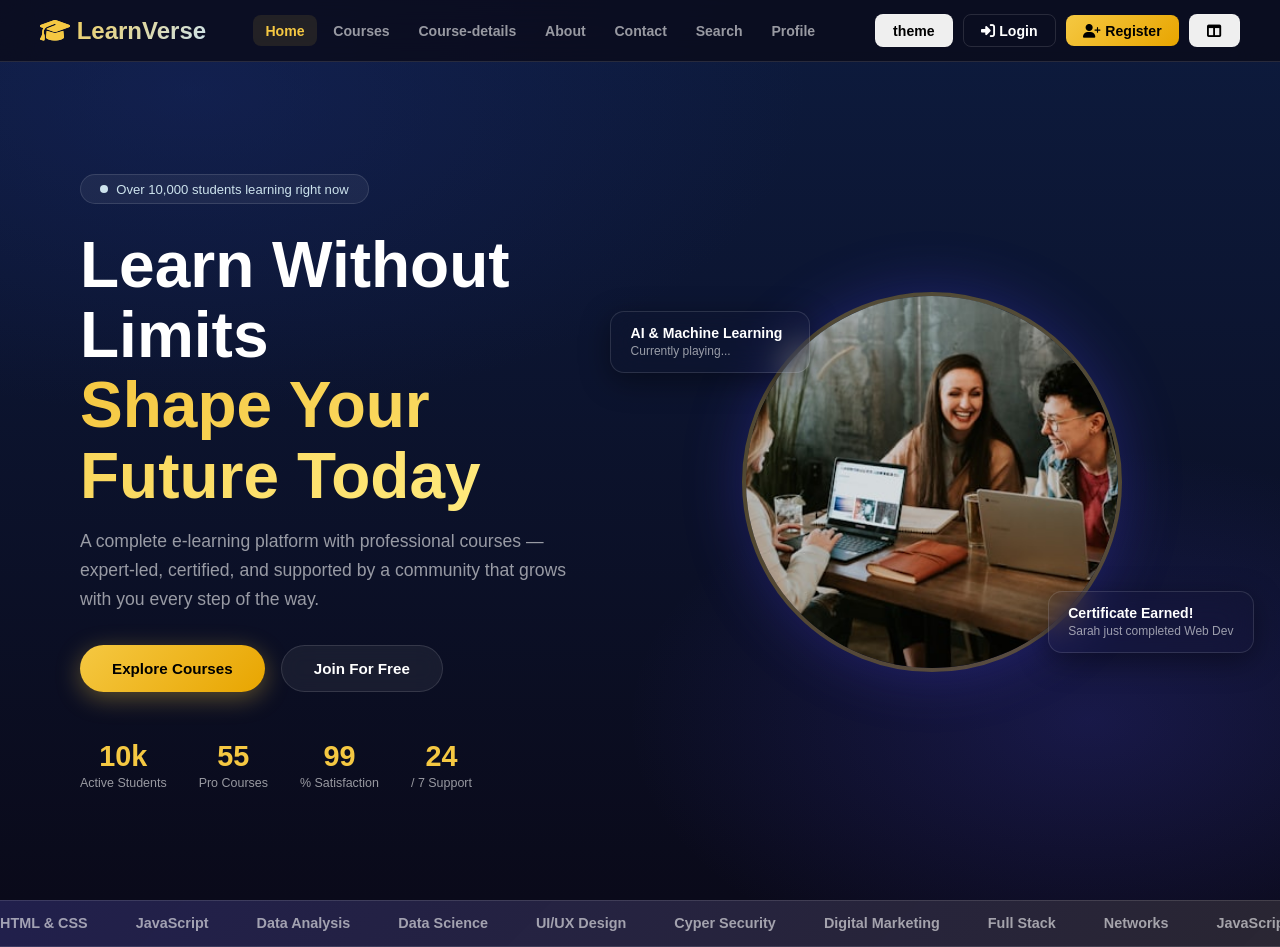
<file: index.html>
<!DOCTYPE html>
<html lang="en" data-theme="dark"
data-theme="light">
<head>
  <meta charset="UTF-8"/>
  <meta name="viewport" content="width=device-width, initial-scale=1.0"/>
  <title>LearnVerse  Learn Without Limits</title>
  <link rel="stylesheet" href="style.css"/>
  <link rel="stylesheet" href="https://cdnjs.cloudflare.com/ajax/libs/font-awesome/6.5.1/css/all.min.css">
    <script src="themes.js"></script>
</head>
<body>
<div class="bg-canvas"></div>
<div id="stars"></div>

<nav id="navbar">
  <div class="nav-left">
    <div class="logo"> <i class="fas fa-graduation-cap"></i> LearnVerse</div>
  </div>
<ul class="nav-links" id="navLinks">
     <li><a href="index.html" class="active">Home</a></li>
    <li><a href="courses.html">Courses</a></li>
    <li><a href="Artificial_Intelligence.html">Course-details</a></li>
    <li><a href="about.html" >About</a></li>
    <li><a href="contact.html">Contact</a></li>
    <li><a href="search.html">Search</a></li>
    <li><a href="profile.html">Profile</a></li>
  </ul>
  <div class="nav-right">
  <button class="theme-toggle" id="themeToggle">
  theme
  </button>
    <a href="Log-in.html" class="btn-nav-login"><i class="fas fa-sign-in-alt"></i> Login</a>
    <a href="register.html" class="btn-nav-register"><i class="fas fa-user-plus"></i> Register</a>
    <button class="theme-toggle" id="layoutToggle" onclick="toggleLayout()">
  <i class="fas fa-columns" id="layoutIcon"></i>
    </button>
    <button class="hamburger" id="hamburger"></button>
  </div>
</nav>
<section class="hero" id="home">
  <div class="hero-content">
    <div class="hero-badge">
      <span class="badge-dot"></span>
      Over 10,000 students learning right now
    </div>
    <h1>Learn Without Limits<br><span class="accent">Shape Your Future Today</span></h1>
    <p>A complete e-learning platform with professional courses — expert-led, certified, and supported by a community that grows with you every step of the way.</p>
    <div class="hero-buttons">
      <a href="courses.html" class="btn-primary" target="_blank"> Explore Courses</a>
      <a href="Log-in.html" class="btn-secondary" taeget="_blank"> Join For Free</a>
    </div>
    <div class="hero-stats">
      <div class="stat"><div class="stat-num" data-target="10000">10k</div><div class="stat-label">Active Students</div></div>
      <div class="stat"><div class="stat-num" data-target="50">55</div><div class="stat-label">Pro Courses</div></div>
      <div class="stat"><div class="stat-num" data-target="98">99</div><div class="stat-label">% Satisfaction</div></div>
      <div class="stat"><div class="stat-num" data-target="24">24</div><div class="stat-label">/ 7 Support</div></div>
    </div>
  </div>
  <div class="hero-visual">
    <div class="hero-card floating">
      <div>
        <strong>AI & Machine Learning</strong>
        <span>Currently playing...</span>
      </div>
    </div>
    <div class="hero-img-wrap">

       <img src="photo-1522202176988-66273c2fd55f.jfif">
    </div>
    <div class="hero-card floating-2">
      <div>
        <strong>Certificate Earned!</strong>
        <span>Sarah just completed Web Dev</span>
      </div>
    </div>
  </div>
</section>
<div class="marquee-wrap">
  <div class="marquee-track">
    <span>HTML & CSS </span>
    <span> JavaScript</span>
    <span> Data Analysis</span>
    <span> Data Science</span>
    <span>UI/UX Design</span>
    <span> Cyper Security</span>
    <span> Digital Marketing</span>
    <span> Full Stack </span>
    <span> Networks</span>
    <span> JavaScript</span>
    <span> Python</span>
    <span> Data Science</span>
    <span> UI/UX Design</span>
    <span> React</span>
    <span> Digital Marketing</span>
    <span> Full Stack </span> 
  </div>
</div>
</body>
</html>
</file>
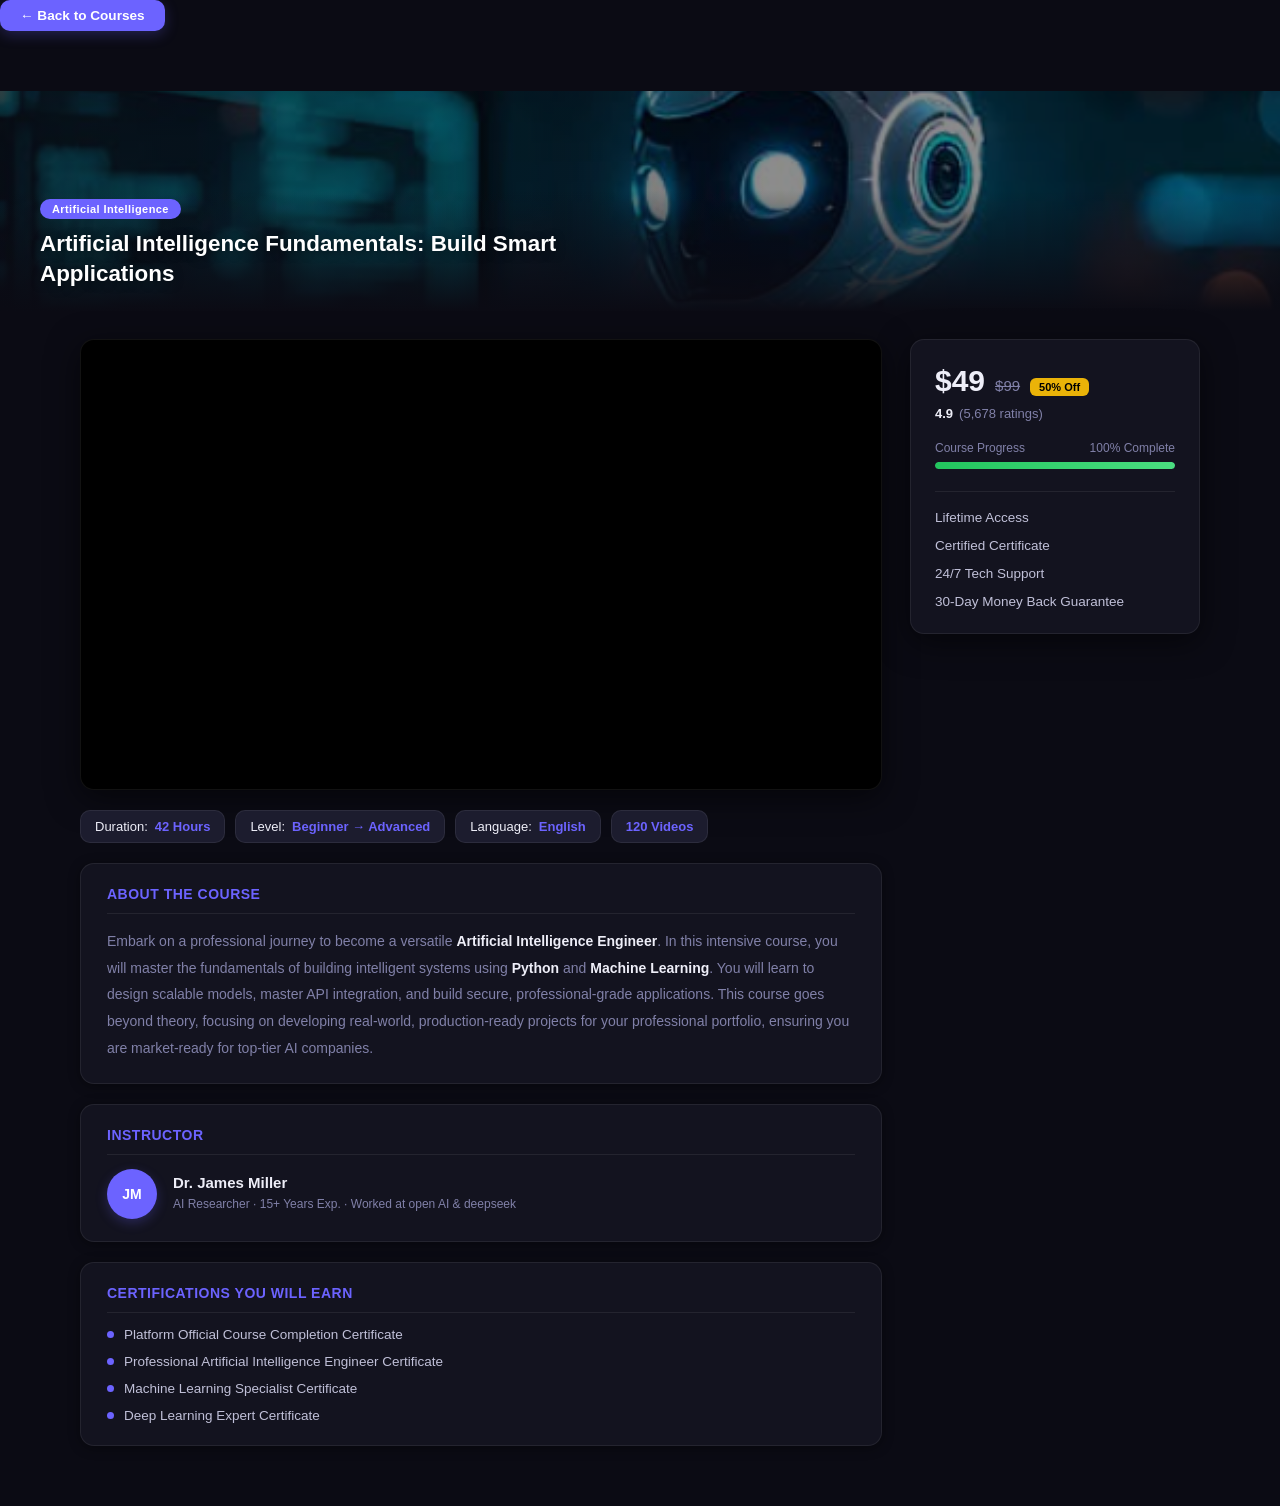
<file: Artificial_Intelligence.html>
<!DOCTYPE html>
<html lang="en" data-theme="dark"
data-theme="light">
<head>
  <meta charset="UTF-8" />
  <meta name="viewport" content="width=device-width, initial-scale=1.0" />
  <title>Course Details</title>
   <script src="themes.js" ></script>
      <link rel="stylesheet" href="https://cdnjs.cloudflare.com/ajax/libs/font-awesome/6.5.1/css/all.min.css">
 
  <link rel="stylesheet" href="course_details.css" />
</head>
<body>
  <section></section>
<nav>
<div> </div>
  <a class="nav-back" href="courses.html">← Back to Courses</a>
</nav>

<div class="hero">
  <img
    src="Annotation 2026-04-19 200403.png"
    alt="Course Image"/>
  <div class="hero-gradient"></div>
  <div class="hero-content">
    <div class="course-category">
      Artificial Intelligence
    </div>
    <h1 class="hero-title">Artificial Intelligence Fundamentals: Build Smart Applications</h1>
  </div>
</div>

<div class="page-layout">

  <div>
     <div class="video-container">
       <iframe 
                   src="https://www.youtube.com/embed/5NgNicANyqM?si=WqxHobtYW4SFxJpG" 
                   title="YouTube video player" 
                   frameborder="0" 
                  allow="accelerometer; autoplay; clipboard-write; encrypted-media; gyroscope; picture-in-picture" 
                  allowfullscreen>
         </iframe>
      </div>

    <div class="meta-row">
      <div class="chip">
        
        Duration: <span class="val">42 Hours</span>
      </div>
      <div class="chip">
        
        Level: <span class="val">Beginner → Advanced</span>
      </div>
      <div class="chip">
      
        Language: <span class="val">English</span>
      </div>
      <div class="chip">
      
        <span class="val">120 Videos</span>
      </div>
    </div>

    <div class="card">
      <div class="card-label">About the Course</div>
      <p class="card-text">
        Embark on a professional journey to become a versatile <strong>Artificial Intelligence Engineer</strong>. In this intensive course, you will master the fundamentals of building intelligent systems using <strong>Python</strong> and <strong>Machine Learning</strong>. You will learn to design scalable models, master API integration, and build secure, professional-grade applications. This course goes beyond theory, focusing on developing real-world, production-ready projects for your professional portfolio, ensuring you are market-ready for top-tier AI companies.
      </p>
    </div>

    <div class="card">
      <div class="card-label">Instructor</div>
      <div class="instructor-row">
        <div class="avatar">JM</div>
        <div>
          <div class="instructor-name">Dr. James Miller</div>
          <div class="instructor-role">AI Researcher · 15+ Years Exp. · Worked at open AI & deepseek</div>
        </div>
      </div>
    </div>

    <div class="card">
      <div class="card-label">Certifications You Will Earn</div>
      <div class="cert-list">
        <div class="cert-item">
          <div class="cert-bullet"></div>
          Platform Official Course Completion Certificate
        </div>
        <div class="cert-item">
          <div class="cert-bullet"></div>
        Professional Artificial Intelligence Engineer Certificate
        </div>
        <div class="cert-item">
          <div class="cert-bullet"></div>
      Machine Learning Specialist Certificate
        </div>
        <div class="cert-item">
          <div class="cert-bullet"></div>
         Deep Learning Expert Certificate
        </div>
      </div>
    </div>

  </div>

  <div class="sidebar">
    <div class="start-card">

      <div class="price-row">
        <span class="price">$49</span>
        <span class="price-old">$99</span>
        <span class="price-badge">50% Off</span>
      </div>

      <div class="rating-row">
      
        <span class="rating-val">4.9</span>
        <span class="rating-count">(5,678 ratings)</span>
      </div>

      <div class="progress-label">
        <span>Course Progress</span>
        <span>100% Complete</span>
      </div>
      <div class="progress-bar">
        <div class="progress-fill"></div>
      </div>

      <div class="features-list">
        <div class="feature-item">Lifetime Access</div>
        <div class="feature-item"> Certified Certificate</div>
        <div class="feature-item"> 24/7 Tech Support</div>
        <div class="feature-item"> 30-Day Money Back Guarantee</div>
      </div>

    </div>
  </div>

</div>

</body>
</html>
</file>
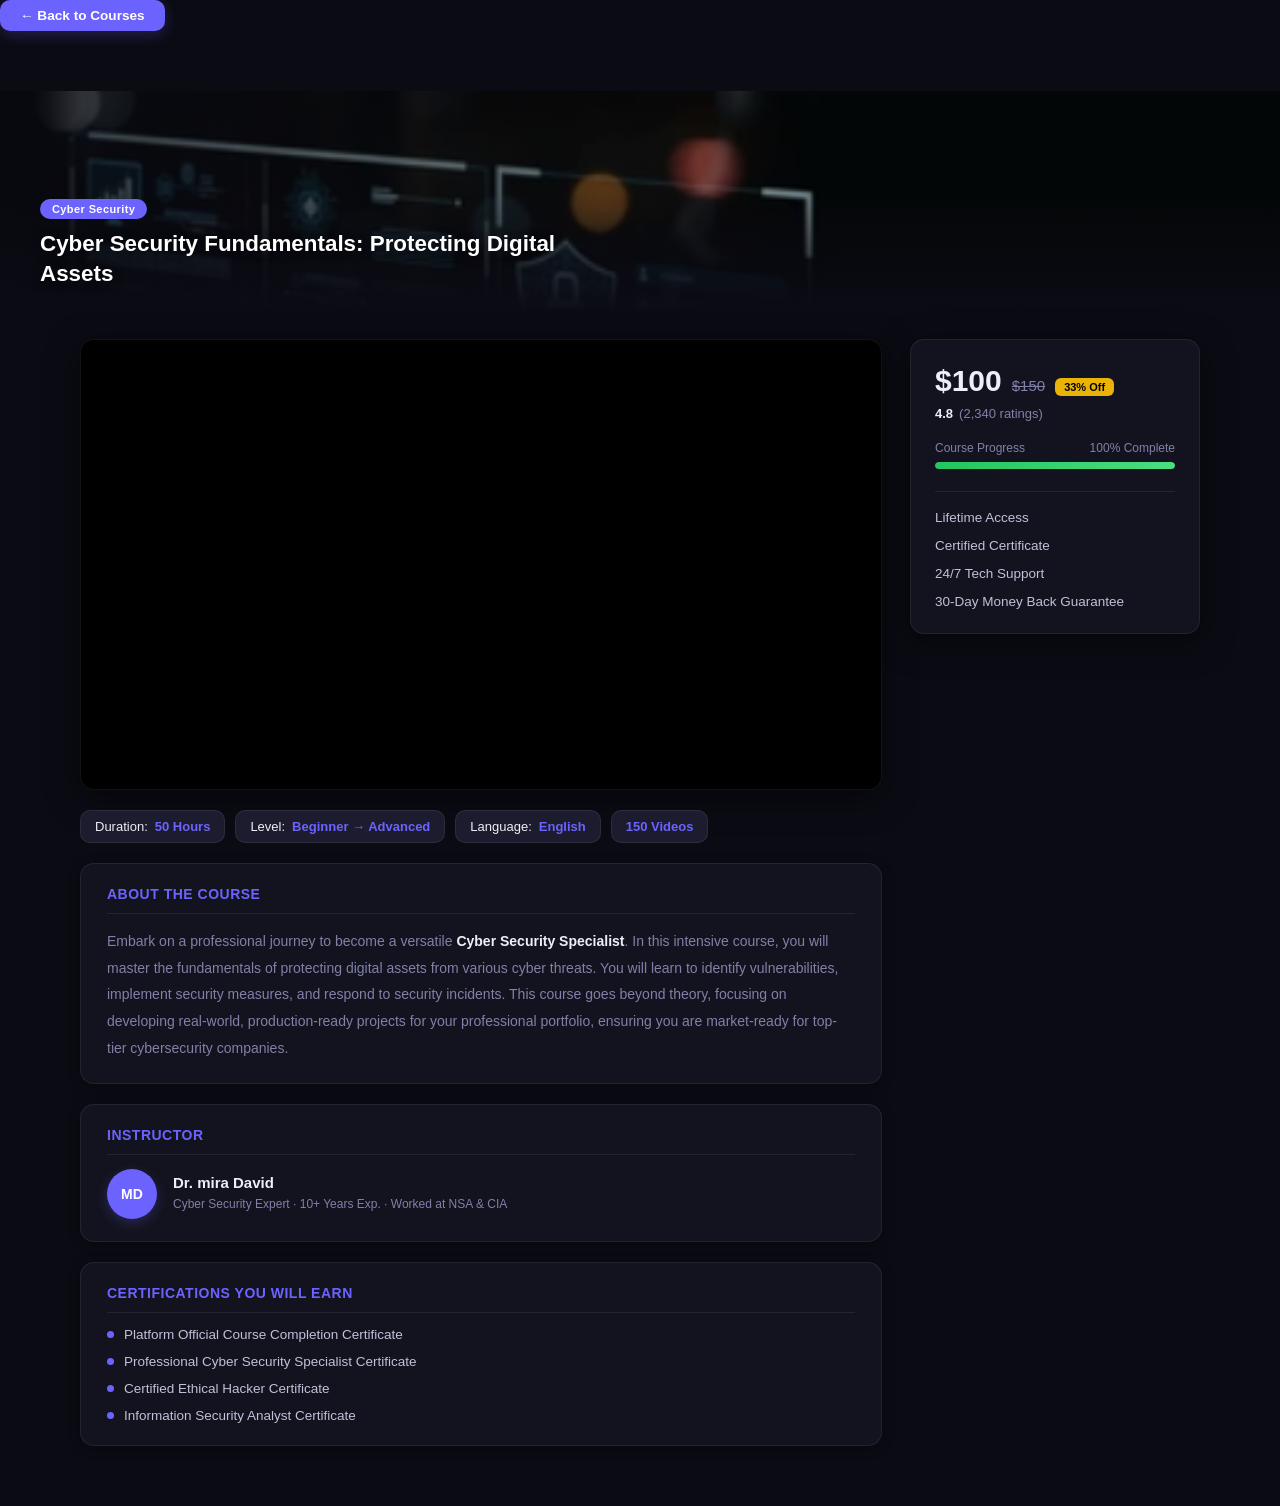
<file: cyber_security.html>
<!DOCTYPE html>
<html lang="en" data-theme="dark"
data-theme="light">
<head>
  <meta charset="UTF-8" />
  <meta name="viewport" content="width=device-width, initial-scale=1.0" />
  <title>Course Details</title>
  <script src="themes.js" ></script>
  <link rel="stylesheet" href="course_details.css"
       <link rel="stylesheet" href="https://cdnjs.cloudflare.com/ajax/libs/font-awesome/6.5.1/css/all.min.css">
</head>
<section>
<nav>
 <div></div>
  <a class="nav-back" href="courses.html">← Back to Courses</a>
</nav>

<div class="hero">
  <img
    src="Annotation 2026-04-19 205044.png"
    alt="Course Image"
  />
  <div class="hero-gradient"></div>
  <div class="hero-content">
    <div class="course-category">
      Cyber Security
    </div>
    <h1 class="hero-title">Cyber Security Fundamentals: Protecting Digital Assets</h1>
  </div>
</div>

<div class="page-layout">

  <div>
     <div class="video-container">
       <iframe 
                   src="https://www.youtube.com/embed/9HOpanT0GRs?si=RAtvIgq0vvnsEf5v" 
                   title="YouTube video player" 
                   frameborder="0" 
                  allow="accelerometer; autoplay; clipboard-write; encrypted-media; gyroscope; picture-in-picture" 
                  allowfullscreen>
         </iframe>
      </div>

    <div class="meta-row">
      <div class="chip">
    
        Duration: <span class="val">50 Hours</span>
      </div>
      <div class="chip">
       
        Level: <span class="val">Beginner → Advanced</span>
      </div>
      <div class="chip">
     
        Language: <span class="val">English</span>
      </div>
      <div class="chip">
   
        <span class="val">150 Videos</span>
      </div>
    </div>

    <div class="card">
      <div class="card-label">About the Course</div>
      <p class="card-text">
        Embark on a professional journey to become a versatile <strong>Cyber Security Specialist</strong>. In this intensive course, you will master the fundamentals of protecting digital assets from various cyber threats. You will learn to identify vulnerabilities, implement security measures, and respond to security incidents. This course goes beyond theory, focusing on developing real-world, production-ready projects for your professional portfolio, ensuring you are market-ready for top-tier cybersecurity companies.
      </p>
    </div>

    <div class="card">
      <div class="card-label">Instructor</div>
      <div class="instructor-row">
        <div class="avatar">MD</div>
        <div>
          <div class="instructor-name">Dr. mira David</div>
          <div class="instructor-role">Cyber Security Expert · 10+ Years Exp. · Worked at NSA & CIA</div>
        </div>
      </div>
    </div>

    <div class="card">
      <div class="card-label">Certifications You Will Earn</div>
      <div class="cert-list">
        <div class="cert-item">
          <div class="cert-bullet"></div>
          Platform Official Course Completion Certificate
        </div>
        <div class="cert-item">
          <div class="cert-bullet"></div>
      Professional Cyber Security Specialist Certificate
        </div>
        <div class="cert-item">
          <div class="cert-bullet"></div>
       Certified Ethical Hacker Certificate
        </div>
        <div class="cert-item">
          <div class="cert-bullet"></div>
          Information Security Analyst Certificate
        </div>
      </div>
    </div>

  </div>

  <div class="sidebar">
    <div class="start-card">

      <div class="price-row">
        <span class="price">$100</span>
        <span class="price-old">$150</span>
        <span class="price-badge">33% Off</span>
      </div>

      <div class="rating-row">
     
        <span class="rating-val">4.8</span>
        <span class="rating-count">(2,340 ratings)</span>
      </div>

      <div class="progress-label">
        <span>Course Progress</span>
        <span>100% Complete</span>
      </div>
      <div class="progress-bar">
        <div class="progress-fill"></div>
      </div>

      <div class="features-list">
        <div class="feature-item"> Lifetime Access</div>
        <div class="feature-item"> Certified Certificate</div>
        <div class="feature-item"> 24/7 Tech Support</div>
        <div class="feature-item"> 30-Day Money Back Guarantee</div>
      </div>

    </div>
  </div>

</div>
</section>
</body>
</html>
</file>
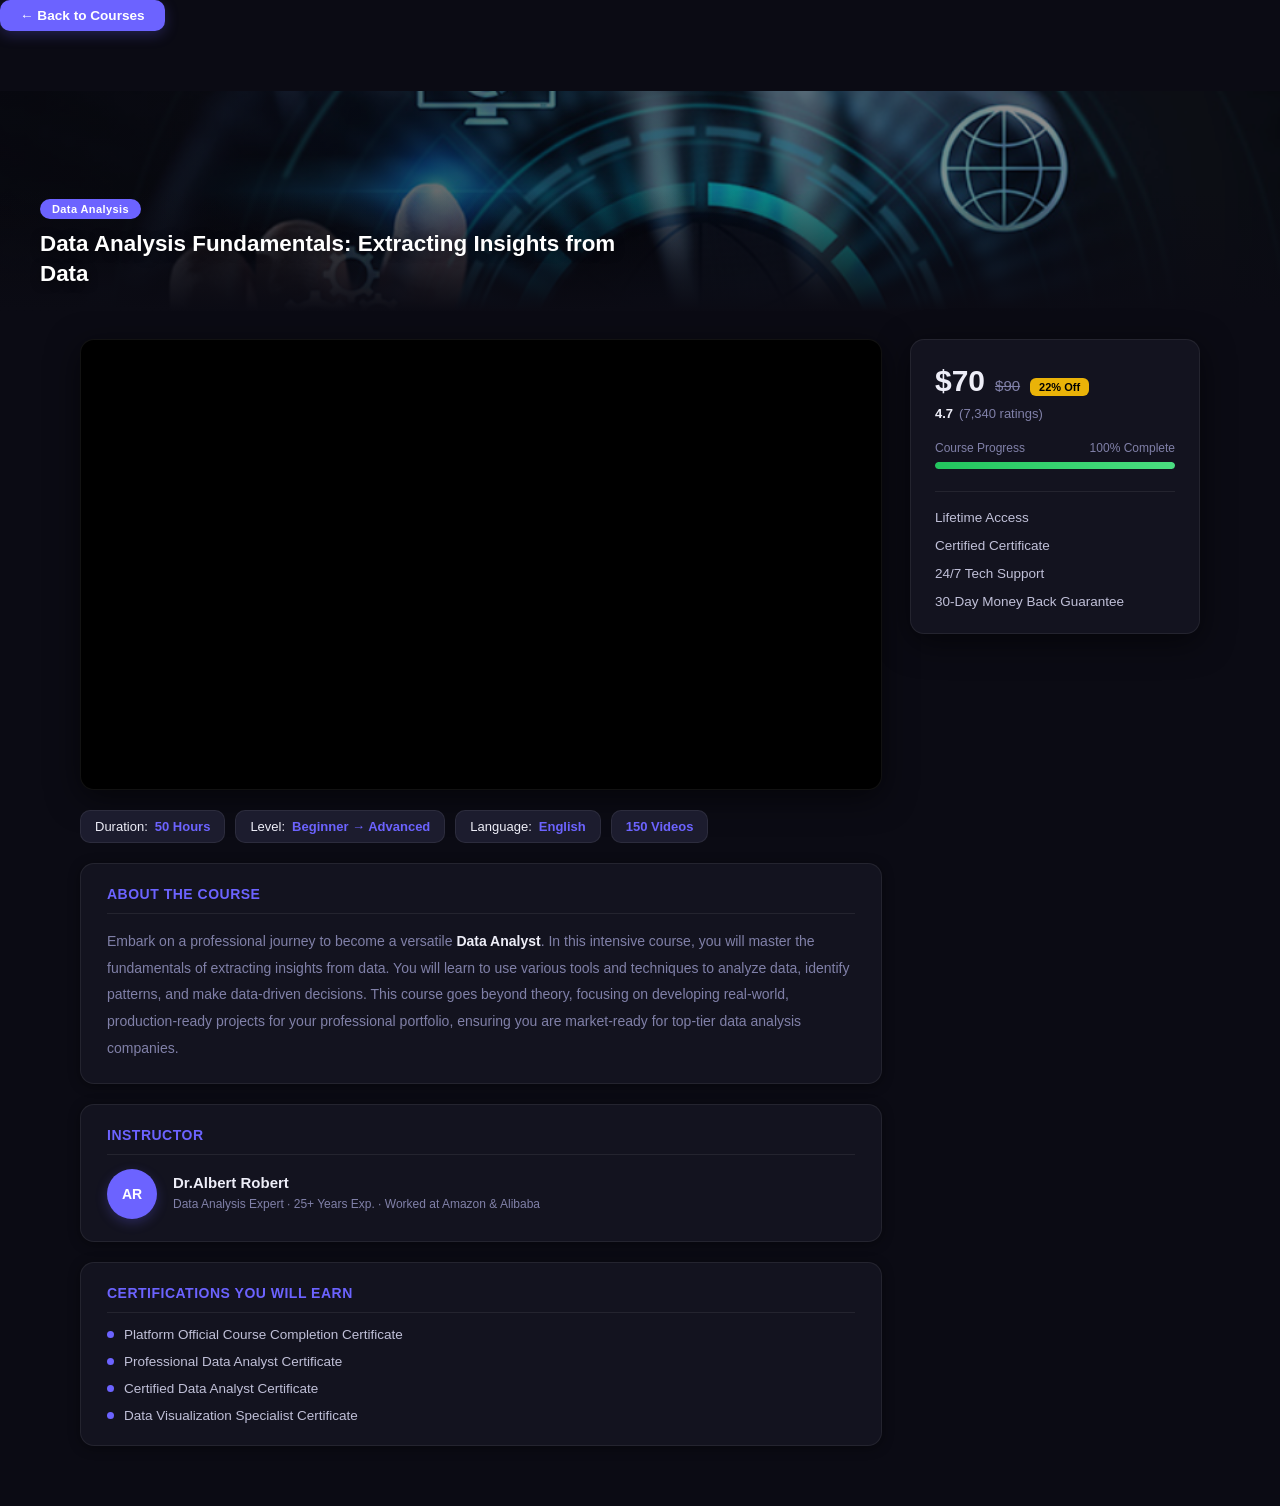
<file: Data_Analysis.html>
<!DOCTYPE html>
<html lang="en" data-theme="dark"
data-theme="light">
<head>
  <meta charset="UTF-8" />
  <meta name="viewport" content="width=device-width, initial-scale=1.0" />
  <title>Course Details</title>
 
  <link rel="stylesheet" href="course_details.css" />
   <script src="themes.js" ></script>
       <link rel="stylesheet" href="https://cdnjs.cloudflare.com/ajax/libs/font-awesome/6.5.1/css/all.min.css">
</head>
<body>
  <section>
<nav>
   <div ></div>
  <a class="nav-back" href="courses.html">← Back to Courses</a>
</nav>

<div class="hero">
  <img
    src="Annotation 2026-04-20 185546.png"
    alt="Course Image"
  />
  <div class="hero-gradient"></div>
  <div class="hero-content">
    <div class="course-category">
      Data Analysis
    </div>
    <h1 class="hero-title">Data Analysis Fundamentals: Extracting Insights from Data</h1>
  </div>
</div>

<div class="page-layout">

  <div>
     <div class="video-container">
       <iframe 
                   src="https://www.youtube.com/embed/r-uOLxNrNk8?si=7fRbFhOrcMCVguhc" 
                   title="YouTube video player" 
                   frameborder="0" 
                  allow="accelerometer; autoplay; clipboard-write; encrypted-media; gyroscope; picture-in-picture" 
                  allowfullscreen>
         </iframe>
      </div>

    <div class="meta-row">
      <div class="chip">
      
        Duration: <span class="val">50 Hours</span>
      </div>
      <div class="chip">
        
        Level: <span class="val">Beginner → Advanced</span>
      </div>
      <div class="chip">
     
        Language: <span class="val">English</span>
      </div>
      <div class="chip">
        
        <span class="val">150 Videos</span>
      </div>
    </div>

    <div class="card">
      <div class="card-label">About the Course</div>
      <p class="card-text">
        Embark on a professional journey to become a versatile <strong>Data Analyst</strong>. In this intensive course, you will master the fundamentals of extracting insights from data. You will learn to use various tools and techniques to analyze data, identify patterns, and make data-driven decisions. This course goes beyond theory, focusing on developing real-world, production-ready projects for your professional portfolio, ensuring you are market-ready for top-tier data analysis companies.
      </p>
    </div>

    <div class="card">
      <div class="card-label">Instructor</div>
      <div class="instructor-row">
        <div class="avatar">AR</div>
        <div>
          <div class="instructor-name">Dr.Albert Robert</div>
          <div class="instructor-role">Data Analysis Expert · 25+ Years Exp. · Worked at Amazon & Alibaba</div>
        </div>
      </div>
    </div>

    <div class="card">
      <div class="card-label">Certifications You Will Earn</div>
      <div class="cert-list">
        <div class="cert-item">
          <div class="cert-bullet"></div>
           Platform Official Course Completion Certificate
        </div>
        <div class="cert-item">
          <div class="cert-bullet"></div>
           Professional Data Analyst Certificate
        </div>
        <div class="cert-item">
          <div class="cert-bullet"></div>
          Certified Data Analyst Certificate
        </div>
        <div class="cert-item">
          <div class="cert-bullet"></div>
         Data Visualization Specialist Certificate
        </div>
      </div>
    </div>

  </div>

  <div class="sidebar">
    <div class="start-card">

      <div class="price-row">
        <span class="price">$70</span>
        <span class="price-old">$90</span>
        <span class="price-badge">22% Off</span>
      </div>

      <div class="rating-row">
        
        <span class="rating-val">4.7</span>
        <span class="rating-count">(7,340 ratings)</span>
      </div>

      <div class="progress-label">
        <span>Course Progress</span>
        <span>100% Complete</span>
      </div>
      <div class="progress-bar">
        <div class="progress-fill"></div>
      </div>

      <div class="features-list">
        <div class="feature-item"> Lifetime Access</div>
        <div class="feature-item"> Certified Certificate</div>
        <div class="feature-item"> 24/7 Tech Support</div>
        <div class="feature-item"> 30-Day Money Back Guarantee</div>
      </div>

    </div>
  </div>
</div>
</section>
</body>
</html>
</file>
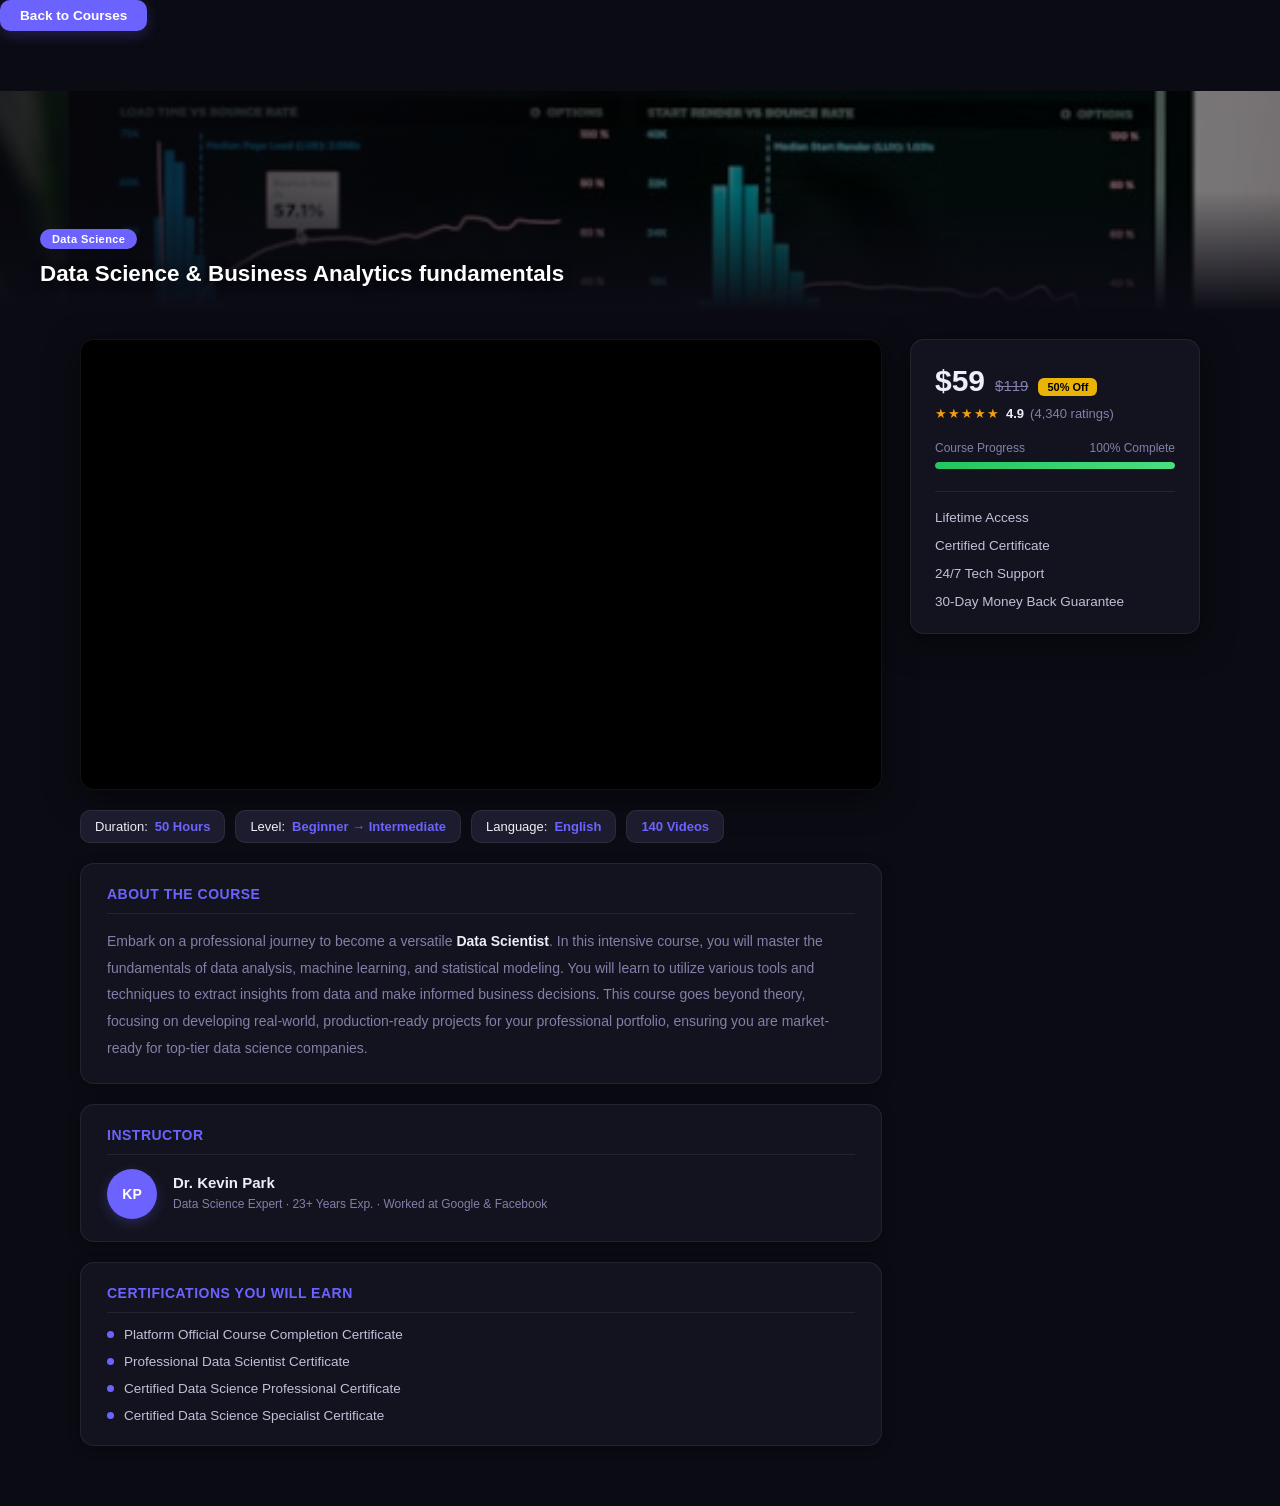
<file: Data_Science.html>
<!DOCTYPE html>
<html lang="en" data-theme="dark"
data-theme="light">
<head>
  <meta charset="UTF-8" />
  <meta name="viewport" content="width=device-width, initial-scale=1.0" />
  <title>Course Details</title>
    <script src="themes.js"></script>
    <link rel="stylesheet" href="course_details.css">
  <link rel="stylesheet" href="https://cdnjs.cloudflare.com/ajax/libs/font-awesome/6.5.1/css/all.min.css">
</head>
<body>
<section>
<nav>
 <div></div>
  <a class="nav-back" href="courses.html"> Back to Courses</a>
</nav>

<div class="hero">
  <img
    src="Annotation 2026-04-20 201400.png"
    alt="Course Image"
  />
  <div class="hero-gradient"></div>
  <div class="hero-content">
    <div class="course-category">
   Data Science
    </div>
    <h1 class="hero-title">Data Science & Business Analytics fundamentals</h1>
  </div>
</div>

<div class="page-layout">

  <div>
    <div class="video-container">
       <iframe 
                   src="https://www.youtube.com/embed/-ETQ97mXXF0?si=pH54Prg2iBN9m_rg" 
                   title="YouTube video player" 
                   frameborder="0" 
                  allow="accelerometer; autoplay; clipboard-write; encrypted-media; gyroscope; picture-in-picture" 
                  allowfullscreen>
         </iframe>
      </div>

    <div class="meta-row">
      <div class="chip">
      
        Duration: <span class="val">50 Hours</span>
      </div>
      <div class="chip">
   
        Level: <span class="val">Beginner → Intermediate</span>
      </div>
      <div class="chip">
      
        Language: <span class="val">English</span>
      </div>
      <div class="chip">
       
        <span class="val">140 Videos</span>
      </div>
    </div>

    <div class="card">
      <div class="card-label">About the Course</div>
      <p class="card-text">
        Embark on a professional journey to become a versatile <strong>Data Scientist</strong>. In this intensive course, you will master the fundamentals of data analysis, machine learning, and statistical modeling. You will learn to utilize various tools and techniques to extract insights from data and make informed business decisions. This course goes beyond theory, focusing on developing real-world, production-ready projects for your professional portfolio, ensuring you are market-ready for top-tier data science companies.
      </p>
    </div>

    <div class="card">
      <div class="card-label">Instructor</div>
      <div class="instructor-row">
        <div class="avatar">KP</div>
        <div>
          <div class="instructor-name">Dr. Kevin Park</div>
          <div class="instructor-role">Data Science Expert · 23+ Years Exp. · Worked at Google & Facebook</div>
        </div>
      </div>
    </div>

    <div class="card">
      <div class="card-label">Certifications You Will Earn</div>
      <div class="cert-list">
        <div class="cert-item">
          <div class="cert-bullet"></div>
          Platform Official Course Completion Certificate
        </div>
        <div class="cert-item">
          <div class="cert-bullet"></div>
     Professional Data Scientist Certificate
        </div>
        <div class="cert-item">
          <div class="cert-bullet"></div>
       Certified Data Science Professional Certificate
        </div>
        <div class="cert-item">
          <div class="cert-bullet"></div>
         Certified Data Science Specialist Certificate
        </div>
      </div>
    </div>

  </div>

  <div class="sidebar">
    <div class="start-card">

      <div class="price-row">
        <span class="price">$59</span>
        <span class="price-old">$119</span>
        <span class="price-badge">50% Off</span>
      </div>

      <div class="rating-row">
        <span class="stars">★★★★★</span>
        <span class="rating-val">4.9</span>
        <span class="rating-count">(4,340 ratings)</span>
      </div>

      <div class="progress-label">
        <span>Course Progress</span>
        <span>100% Complete</span>
      </div>
      <div class="progress-bar">
        <div class="progress-fill"></div>
      </div>

      <div class="features-list">
        <div class="feature-item"> Lifetime Access</div>
        <div class="feature-item">Certified Certificate</div>
        <div class="feature-item"> 24/7 Tech Support</div>
        <div class="feature-item"> 30-Day Money Back Guarantee</div>
      </div>

    </div>
  </div>

</div>
</section>
</body>
</html>
</file>
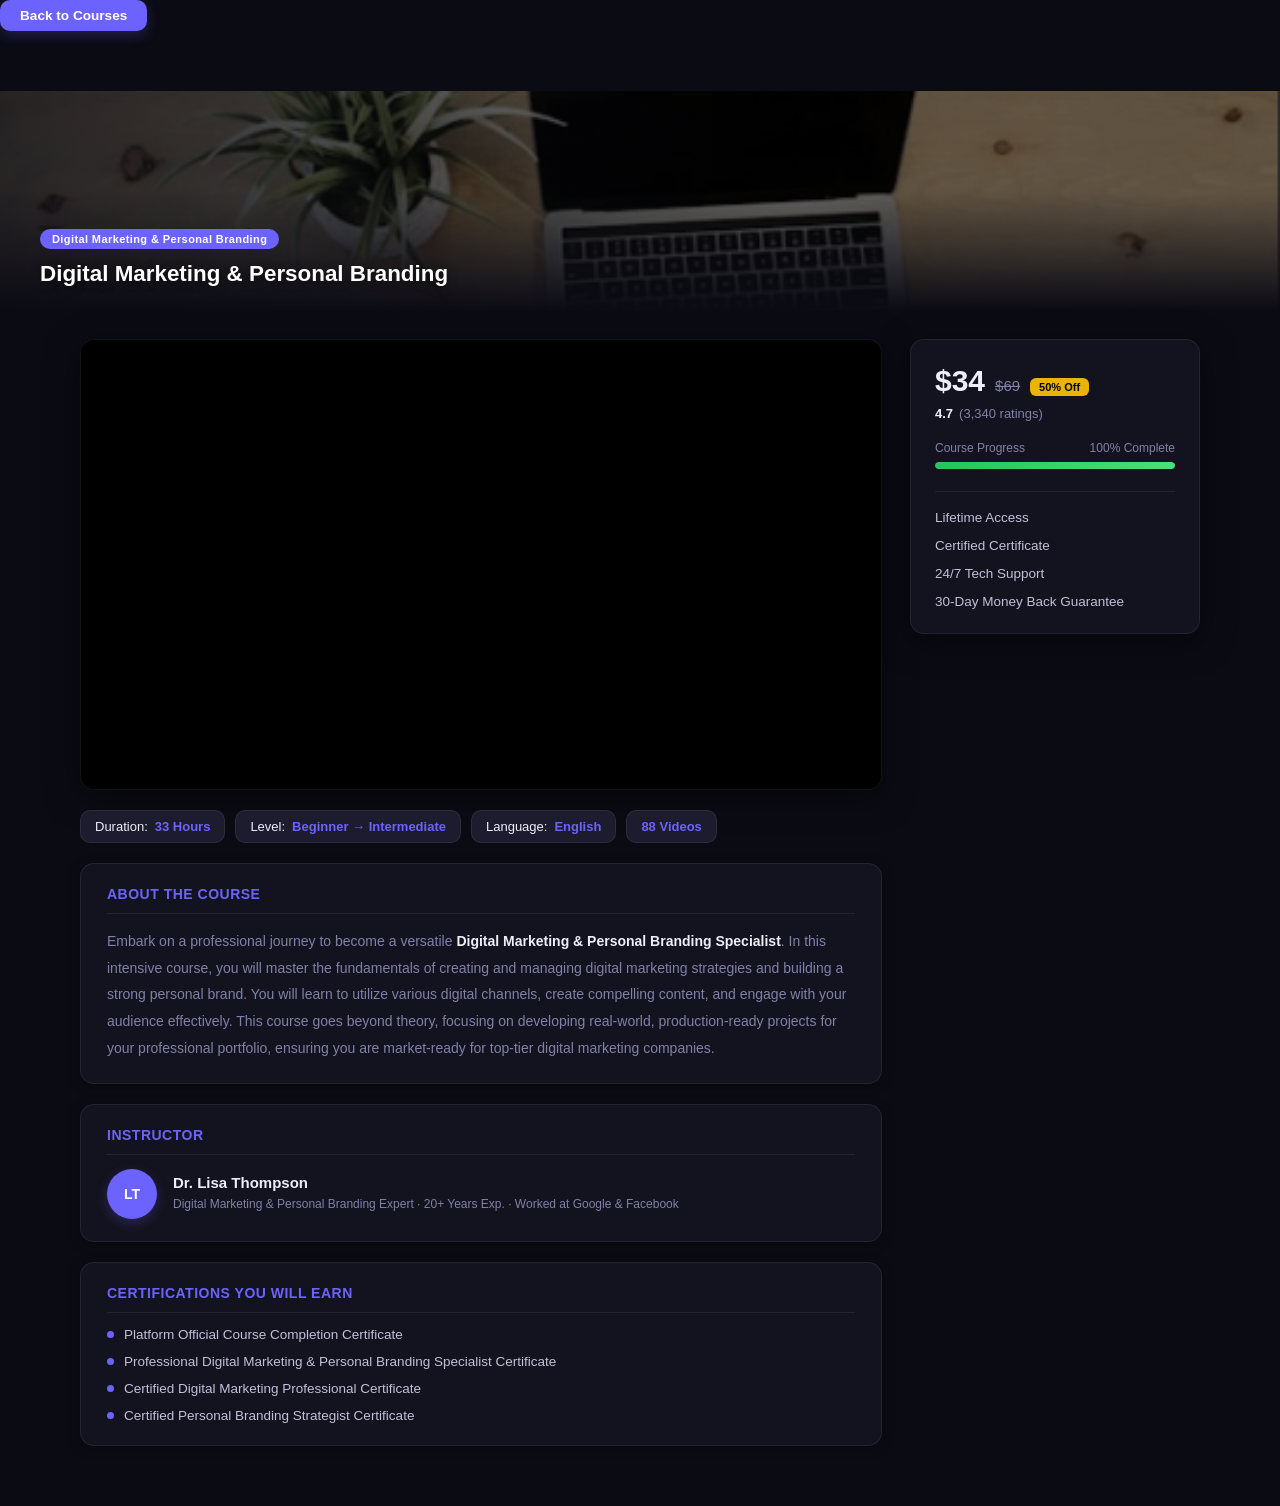
<file: Digital_markting.html>
<!DOCTYPE html>
<html lang="en" data-theme="dark"
data-theme="light">
<head>
  <meta charset="UTF-8" />
  <meta name="viewport" content="width=device-width, initial-scale=1.0" />
  <title>Course Details</title> 
  <link rel="stylesheet" href="course_details.css" />
  <link rel="stylesheet" href="https://cdnjs.cloudflare.com/ajax/libs/font-awesome/6.5.1/css/all.min.css">
  <script src="themes.js"></script>
</head>
<body>
  <section>
<nav>
<div></div>
  <a class="nav-back" href="courses.html"> Back to Courses</a>
</nav>
<div class="hero">
  <img
    src="Annotation 2026-04-20 201648.png"
    alt="Course Image"
  />
  <div class="hero-gradient"></div>
  <div class="hero-content">
    <div class="course-category">
      Digital Marketing & Personal Branding
    </div>
    <h1 class="hero-title">Digital Marketing & Personal Branding </h1>
  </div>
</div>

<div class="page-layout">

  <div>
    <div class="video-container">
       <iframe 
                   src="https://www.youtube.com/embed/jVgYgN0zcWs?si=NfZCaQzg4_H96mbC" 
                   title="YouTube video player" 
                   frameborder="0" 
                  allow="accelerometer; autoplay; clipboard-write; encrypted-media; gyroscope; picture-in-picture" 
                  allowfullscreen>
         </iframe>
      </div>

    <div class="meta-row">
      <div class="chip">
      
        Duration: <span class="val">33 Hours</span>
      </div>
      <div class="chip">
    
        Level: <span class="val">Beginner → Intermediate</span>
      </div>
      <div class="chip">
       
        Language: <span class="val">English</span>
      </div>
      <div class="chip">
    
        <span class="val">88 Videos</span>
      </div>
    </div>

    <div class="card">
      <div class="card-label">About the Course</div>
      <p class="card-text">
        Embark on a professional journey to become a versatile <strong>Digital Marketing & Personal Branding Specialist</strong>. In this intensive course, you will master the fundamentals of creating and managing digital marketing strategies and building a strong personal brand. You will learn to utilize various digital channels, create compelling content, and engage with your audience effectively. This course goes beyond theory, focusing on developing real-world, production-ready projects for your professional portfolio, ensuring you are market-ready for top-tier digital marketing companies.
      </p>
    </div>

    <div class="card">
      <div class="card-label">Instructor</div>
      <div class="instructor-row">
        <div class="avatar">LT</div>
        <div>
          <div class="instructor-name">Dr. Lisa Thompson</div>
          <div class="instructor-role">Digital Marketing & Personal Branding Expert · 20+ Years Exp. · Worked at Google & Facebook</div>
        </div>
      </div>
    </div>

    <div class="card">
      <div class="card-label">Certifications You Will Earn</div>
      <div class="cert-list">
        <div class="cert-item">
          <div class="cert-bullet"></div>
      Platform Official Course Completion Certificate
        </div>
        <div class="cert-item">
          <div class="cert-bullet"></div>
          Professional Digital Marketing & Personal Branding Specialist Certificate
        </div>
        <div class="cert-item">
          <div class="cert-bullet"></div>
   Certified Digital Marketing Professional Certificate
        </div>
        <div class="cert-item">
          <div class="cert-bullet"></div>
     Certified Personal Branding Strategist Certificate
        </div>
      </div>
    </div>

  </div>

  <div class="sidebar">
    <div class="start-card">

      <div class="price-row">
        <span class="price">$34</span>
        <span class="price-old">$69</span>
        <span class="price-badge">50% Off</span>
      </div>

      <div class="rating-row">
      
        <span class="rating-val">4.7</span>
        <span class="rating-count">(3,340 ratings)</span>
      </div>

      <div class="progress-label">
        <span>Course Progress</span>
        <span>100% Complete</span>
      </div>
      <div class="progress-bar">
        <div class="progress-fill"></div>
      </div>

      <div class="features-list">
        <div class="feature-item"> Lifetime Access</div>
        <div class="feature-item">Certified Certificate</div>
        <div class="feature-item"> 24/7 Tech Support</div>
        <div class="feature-item">30-Day Money Back Guarantee</div>
      </div>

    </div>
  </div>

</div>
</section>
</body>
</html>
</file>
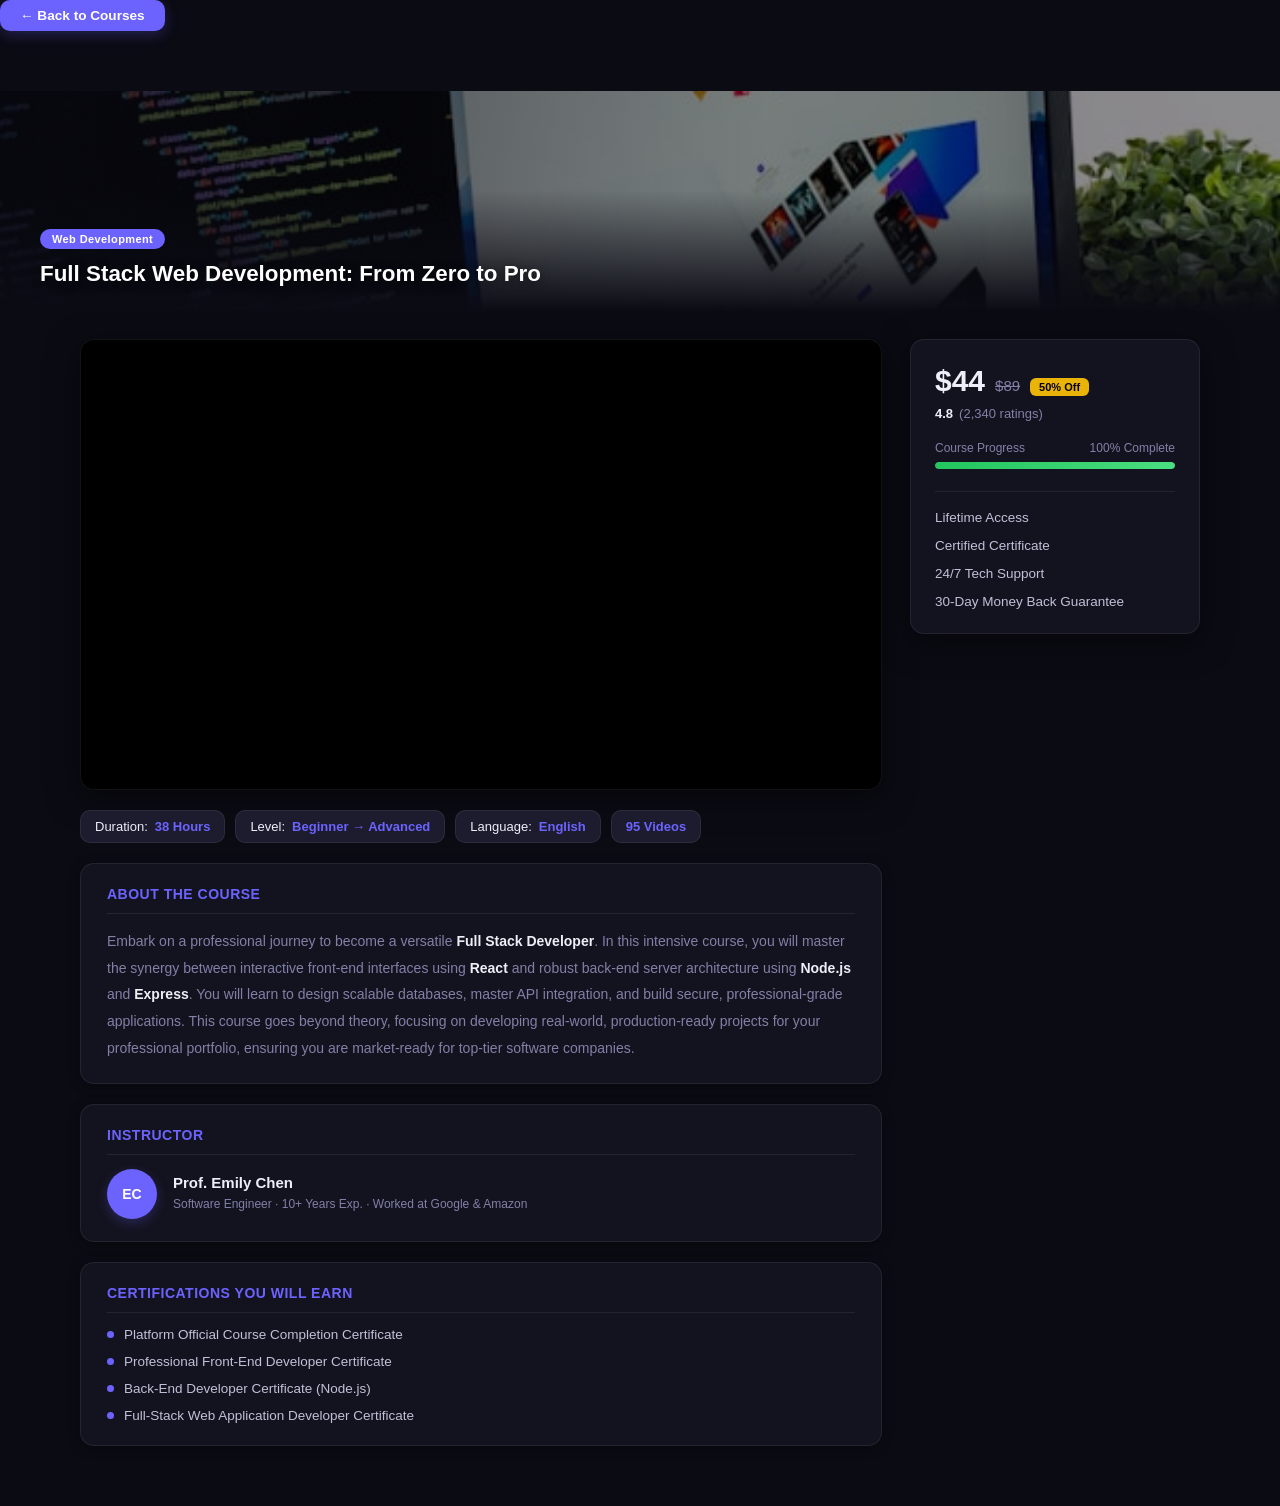
<file: full_stack.html>
<!DOCTYPE html>
<html lang="en" data-theme="dark"
data-theme="light">
<head>
  <meta charset="UTF-8" />
  <meta name="viewport" content="width=device-width, initial-scale=1.0" />
  <title>Course Details</title>
   <script src="themes.js" ></script>
     <link rel="stylesheet" href="course_details.css">
        <link rel="stylesheet" href="https://cdnjs.cloudflare.com/ajax/libs/font-awesome/6.5.1/css/all.min.css">
</head>
<body>
  <section>
<nav>
<div></div>
  <a class="nav-back" href="courses.html">← Back to Courses</a>
</nav>

<div class="hero">
  <img
    src="photo-1547658719-da2b51169166.jfif"
    alt="Course Image"
  />
  <div class="hero-gradient"></div>
  <div class="hero-content">
    <div class="course-category">
     Web Development
    </div>
    <h1 class="hero-title">Full Stack Web Development: From Zero to Pro</h1>
  </div>
</div>

<div class="page-layout">

  <div>
     <div class="video-container">
    <iframe 
        src="https://www.youtube.com/embed/bWACo_pvKxg?si=xDRM2i_ZiR0dBa8u" 
        title="YouTube video player" 
        frameborder="0" 
        allow="accelerometer; autoplay; clipboard-write; encrypted-media; gyroscope; picture-in-picture" 
        allowfullscreen>
    </iframe>
</div>

    <div class="meta-row">
      <div class="chip">
       
        Duration: <span class="val">38 Hours</span>
      </div>
      <div class="chip">
    
        Level: <span class="val">Beginner → Advanced</span>
      </div>
      <div class="chip">
 
        Language: <span class="val">English</span>
      </div>
      <div class="chip">
     
        <span class="val">95 Videos</span>
      </div>
    </div>

    <div class="card">
      <div class="card-label">About the Course</div>
      <p class="card-text">
        Embark on a professional journey to become a versatile <strong>Full Stack Developer</strong>. In this intensive course, you will master the synergy between interactive front-end interfaces using <strong>React</strong> and robust back-end server architecture using <strong>Node.js</strong> and <strong>Express</strong>. You will learn to design scalable databases, master API integration, and build secure, professional-grade applications. This course goes beyond theory, focusing on developing real-world, production-ready projects for your professional portfolio, ensuring you are market-ready for top-tier software companies.
      </p>
    </div>

    <div class="card">
      <div class="card-label">Instructor</div>
      <div class="instructor-row">
        <div class="avatar">EC</div>
        <div>
          <div class="instructor-name">Prof. Emily Chen</div>
          <div class="instructor-role">Software Engineer · 10+ Years Exp. · Worked at Google & Amazon</div>
        </div>
      </div>
    </div>

    <div class="card">
      <div class="card-label">Certifications You Will Earn</div>
      <div class="cert-list">
        <div class="cert-item">
          <div class="cert-bullet"></div>
     Platform Official Course Completion Certificate
        </div>
        <div class="cert-item">
          <div class="cert-bullet"></div>
    Professional Front-End Developer Certificate
        </div>
        <div class="cert-item">
          <div class="cert-bullet"></div>
          Back-End Developer Certificate (Node.js)
        </div>
        <div class="cert-item">
          <div class="cert-bullet"></div>
     Full-Stack Web Application Developer Certificate
        </div>
      </div>
    </div>

  </div>

  <div class="sidebar">
    <div class="start-card">

      <div class="price-row">
        <span class="price">$44</span>
        <span class="price-old">$89</span>
        <span class="price-badge">50% Off</span>
      </div>

      <div class="rating-row">
     
        <span class="rating-val">4.8</span>
        <span class="rating-count">(2,340 ratings)</span>
      </div>

      <div class="progress-label">
        <span>Course Progress</span>
        <span>100% Complete</span>
      </div>
      <div class="progress-bar">
        <div class="progress-fill"></div>
      </div>
      <div class="features-list">
        <div class="feature-item">Lifetime Access</div>
        <div class="feature-item"> Certified Certificate</div>
        <div class="feature-item"> 24/7 Tech Support</div>
        <div class="feature-item"> 30-Day Money Back Guarantee</div>
      </div>

    </div>
  </div>

</div>
</section>
</body>
</html>
</file>
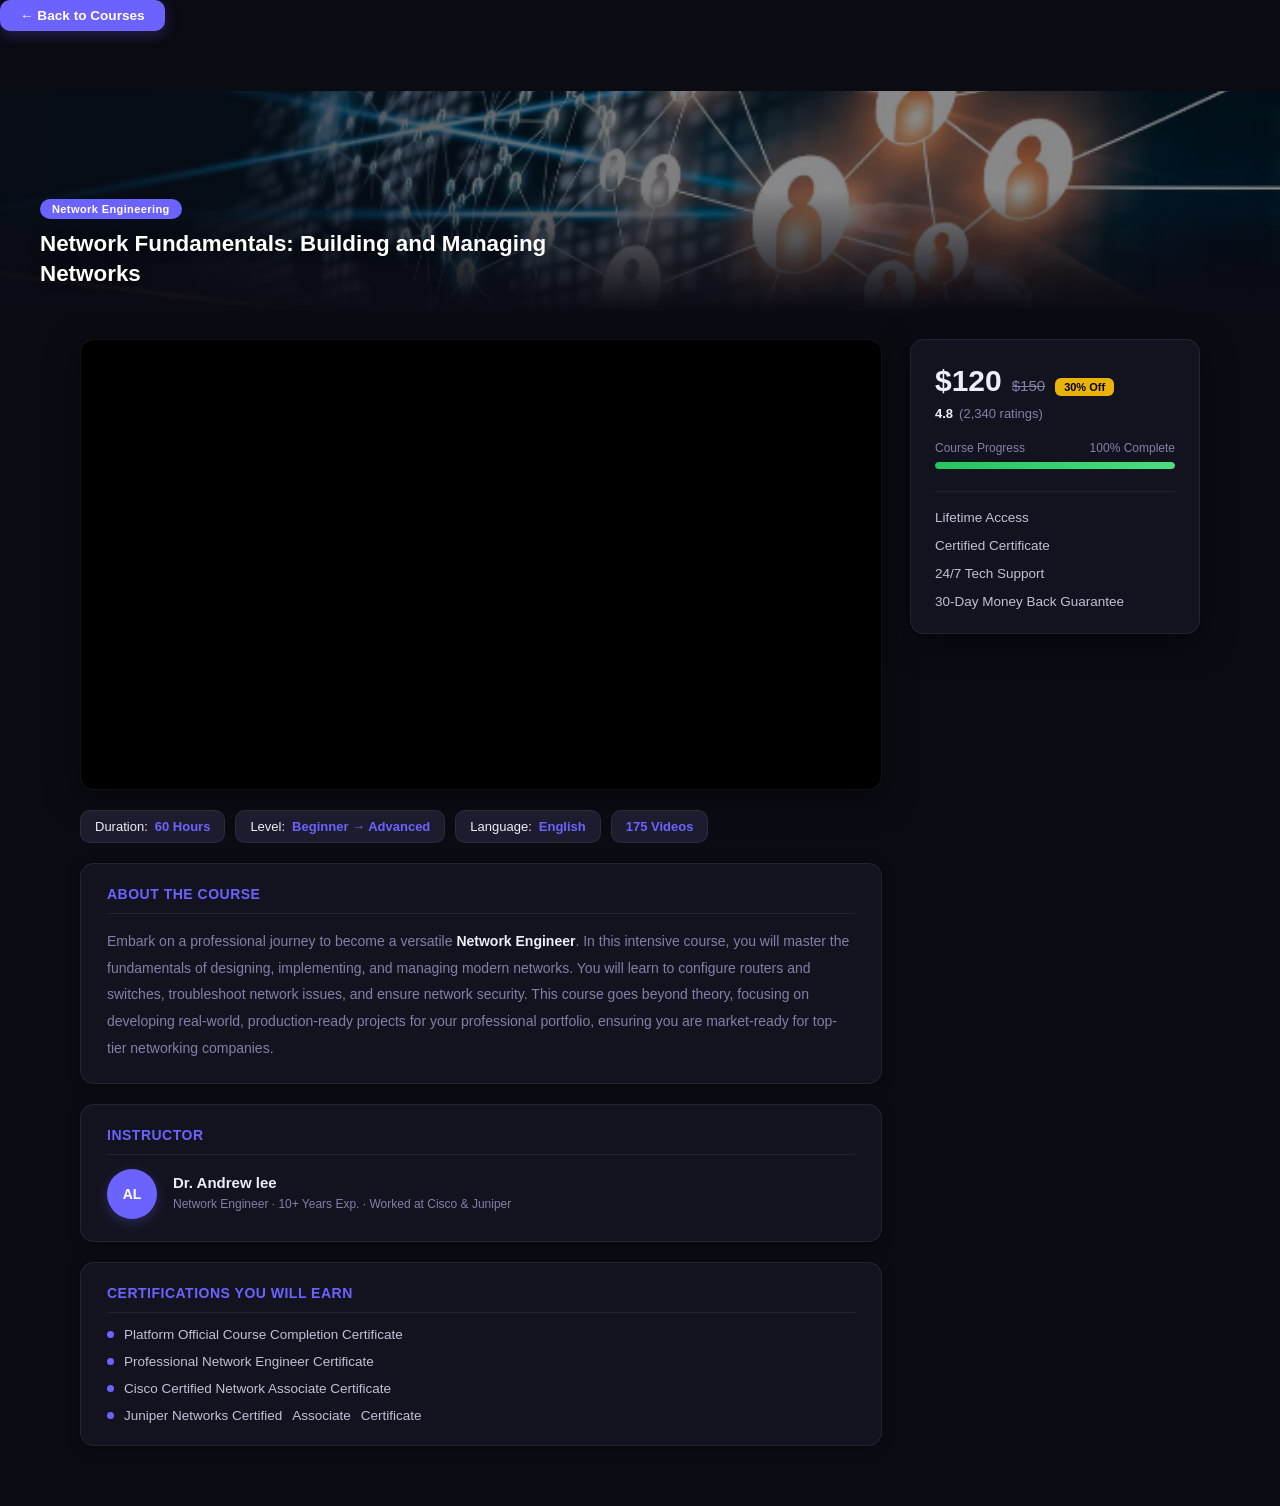
<file: Network.html>
<!DOCTYPE html>
<html lang="en" data-theme="dark"
data-theme="light">
<head>
  <meta charset="UTF-8" />
  <meta name="viewport" content="width=device-width, initial-scale=1.0" />
   <script src="themes.js" ></script>
     <link rel="stylesheet" href="course_details.css">
       <link rel="stylesheet" href="https://cdnjs.cloudflare.com/ajax/libs/font-awesome/6.5.1/css/all.min.css">
  <title>Course Details</title>
</head>
<body>
  <section>
<nav>
 <div></div>
  <a class="nav-back" href="courses.html">← Back to Courses</a>
</nav>
<div class="hero">
  <img
    src="Annotation 2026-04-19 202505.png"
    alt="Course Image"
  />
  <div class="hero-gradient"></div>
  <div class="hero-content">
    <div class="course-category">
      Network Engineering
    </div>
    <h1 class="hero-title">Network Fundamentals: Building and Managing Networks</h1>
  </div>
</div>
<div class="page-layout">

  <div>
     <div class="video-container">
       <iframe 
                   src="https://www.youtube.com/embed/qiQR5rTSshw?si=nPmWzEcuvxWg9-iw" 
                   title="YouTube video player" 
                   frameborder="0" 
                  allow="accelerometer; autoplay; clipboard-write; encrypted-media; gyroscope; picture-in-picture" 
                  allowfullscreen>
         </iframe>
      </div>

    <div class="meta-row">
      <div class="chip">
       
        Duration: <span class="val">60 Hours</span>
      </div>
      <div class="chip">
     
        Level: <span class="val">Beginner → Advanced</span>
      </div>
      <div class="chip">
      
        Language: <span class="val">English</span>
      </div>
      <div class="chip">
      
        <span class="val">175 Videos</span>
      </div>
    </div>

    <div class="card">
      <div class="card-label">About the Course</div>
      <p class="card-text">
        Embark on a professional journey to become a versatile <strong>Network Engineer</strong>. In this intensive course, you will master the fundamentals of designing, implementing, and managing modern networks. You will learn to configure routers and switches, troubleshoot network issues, and ensure network security. This course goes beyond theory, focusing on developing real-world, production-ready projects for your professional portfolio, ensuring you are market-ready for top-tier networking companies.
      </p>
    </div>

    <div class="card">
      <div class="card-label">Instructor</div>
      <div class="instructor-row">
        <div class="avatar">AL</div>
        <div>
          <div class="instructor-name">Dr. Andrew lee</div>
          <div class="instructor-role">Network Engineer · 10+ Years Exp. · Worked at Cisco & Juniper</div>
        </div>
      </div>
    </div>

    <div class="card">
      <div class="card-label">Certifications You Will Earn</div>
      <div class="cert-list">
        <div class="cert-item">
          <div class="cert-bullet"></div>
        Platform Official Course Completion Certificate
        </div>
        <div class="cert-item">
          <div class="cert-bullet"></div>
         Professional Network Engineer Certificate
        </div>
        <div class="cert-item">
          <div class="cert-bullet"></div>
      Cisco Certified Network Associate Certificate
        </div>
        <div class="cert-item">
          <div class="cert-bullet"></div>
        Juniper Networks Certified <Associate>Associate</Associate> Certificate
        </div>
      </div>
    </div>

  </div>

  <div class="sidebar">
    <div class="start-card">

      <div class="price-row">
        <span class="price">$120</span>
        <span class="price-old">$150</span>
        <span class="price-badge">30% Off</span>
      </div>

      <div class="rating-row">
       
        <span class="rating-val">4.8</span>
        <span class="rating-count">(2,340 ratings)</span>
      </div>

      <div class="progress-label">
        <span>Course Progress</span>
        <span>100% Complete</span>
      </div>
      <div class="progress-bar">
        <div class="progress-fill"></div>
      </div>

      <div class="features-list">
        <div class="feature-item"> Lifetime Access</div>
        <div class="feature-item"> Certified Certificate</div>
        <div class="feature-item"> 24/7 Tech Support</div>
        <div class="feature-item"> 30-Day Money Back Guarantee</div>
      </div>

    </div>
  </div>

</div>
  </section>
</body>
</html>
</file>
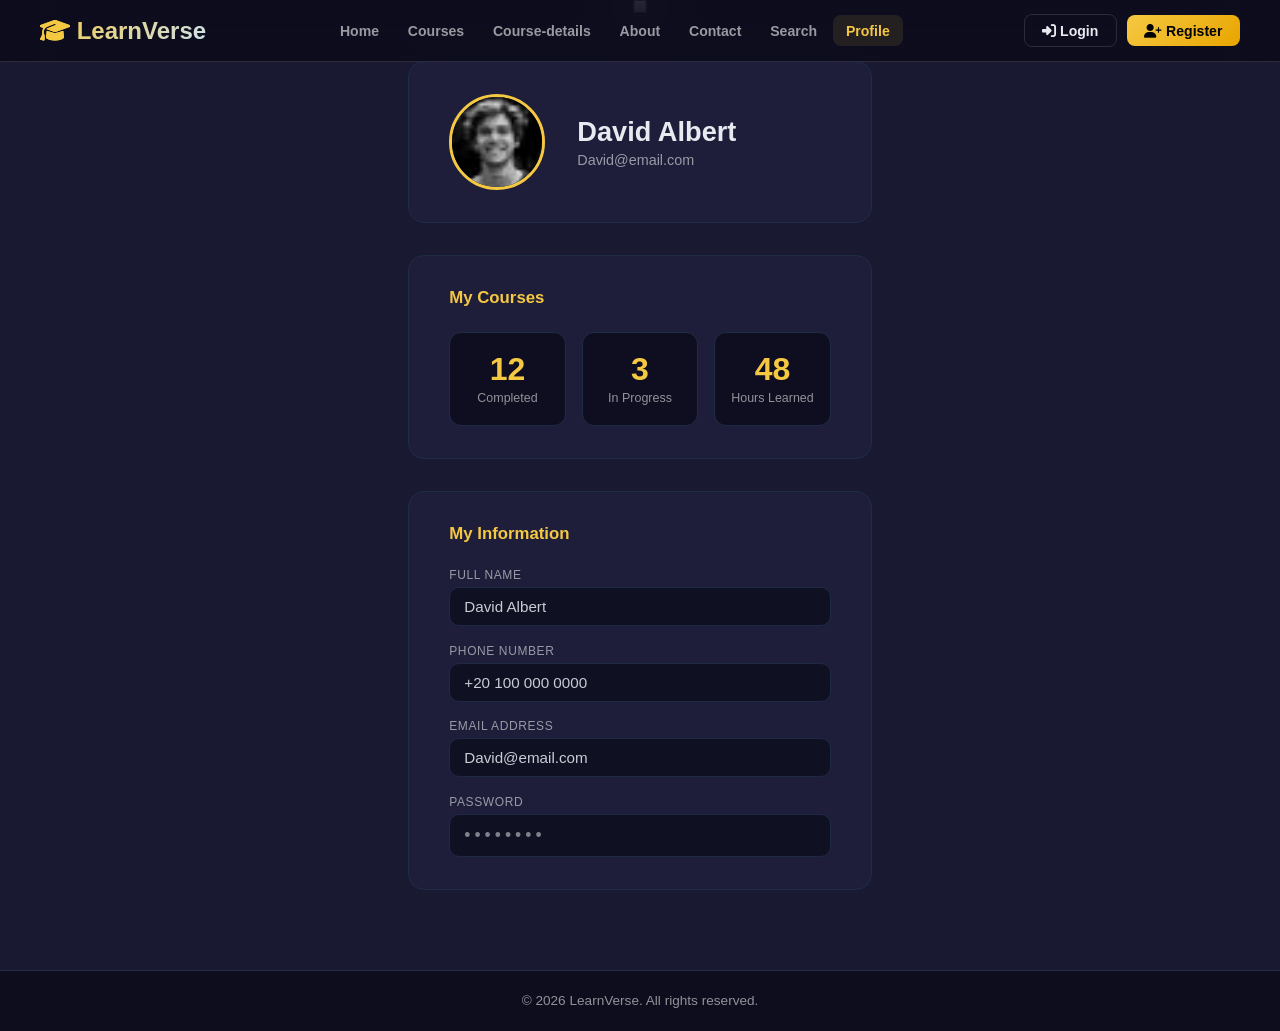
<file: profile.html>
<!DOCTYPE html>
<html lang="en" data-theme="dark" 
data-theme="light">
<head>
  <meta charset="UTF-8"/>
  <meta name="viewport" content="width=device-width, initial-scale=1.0"/>
   <script src="themes.js" ></script>
     <link rel="stylesheet" href="style.css">
      <link rel="stylesheet" href="https://cdnjs.cloudflare.com/ajax/libs/font-awesome/6.5.1/css/all.min.css">
  <title>LearnVerse — Profile</title>
 
  <style>
    [data-theme="dark"] {
      --bg:      #191932;
      --surface: rgba(10,10,26,.80);
      --card:    #1e1e3a;
      --border:  #1e2d45;
      --gold:    #f5c842;
      --gold2:   #e8a500;
      --text:    #e8eaf0;
      --muted:   rgba(255,255,255,.55);
      --r:       16px;
    }
    [data-theme="light"] {
      --bg:      #f0f2fb;
      --surface: rgba(255,255,255,.85);
      --card:    #ffffff;
      --border:  #dde3f0;
      --gold:    #c99000;
      --gold2:   #a87600;
      --text:    #1a1a2e;
      --muted:   rgba(0,0,0,.50);
      --r:       16px;
    }

  
    *, *::before, *::after { box-sizing: border-box; margin: 0; padding: 0; }

    body {
      background: var(--bg);
      color: var(--text);
      font-family: 'Plus Jakarta Sans', sans-serif;
      min-height: 100vh;
      display: flex;
      flex-direction: column;
      transition: background .3s, color .3s;
    }


    .page {
      max-width: 860px;
      margin: 0 auto;
      padding: 3rem 1.5rem 5rem;
      display: flex;
      flex-direction: column;
      gap: 2rem;
      flex: 1;
    }

  
    .avatar-section {
      display: flex;
      align-items: center;
      gap: 2rem;
      background: var(--card);
      border: 1px solid var(--border);
      border-radius: var(--r);
      padding: 2rem 2.5rem;
      transition: background .3s, border-color .3s;
    }
    .avatar {
      width: 96px; height: 96px;
      border-radius: 50%;
      object-fit: cover;
      border: 3px solid var(--gold);
      flex-shrink: 0;
    }
    .avatar-info h1 { font-size: 1.7rem; font-weight: 800; }
    .avatar-info p  { color: var(--muted); font-size: .9rem; margin-top: 4px; }

    
    .card {
      background: var(--card);
      border: 1px solid var(--border);
      border-radius: var(--r);
      padding: 2rem 2.5rem;
      transition: background .3s, border-color .3s;
    }
    .card-title { font-size: 1.05rem; font-weight: 700; color: var(--gold); margin-bottom: 1.5rem; }

    
    .stats-grid { display: grid; grid-template-columns: repeat(3,1fr); gap: 1rem; }
    .stat-box {
      background: var(--surface);
      border: 1px solid var(--border);
      border-radius: 12px;
      padding: 1.25rem 1rem;
      text-align: center;
      transition: background .3s;
    }
    .stat-box .num { font-size: 2rem; font-weight: 800; color: var(--gold); line-height: 1; }
    .stat-box .lbl { font-size: .78rem; color: var(--muted); margin-top: 6px; }


    .field-group { display: flex; flex-direction: column; gap: 1.1rem; }
    .field-row   { display: flex; flex-direction: column; gap: 5px; }
    .field-lbl   { font-size: .75rem; color: var(--muted); text-transform: uppercase; letter-spacing: .6px; }
    .field-val {
      background: var(--surface);
      border: 1px solid var(--border);
      border-radius: 10px;
      padding: 10px 14px;
      font-size: .95rem;
      color: var(--text);
      opacity: .85;
      transition: background .3s;
    }
    .field-pass { letter-spacing: 4px; color: var(--muted); font-size: 1.1rem; }

   
    footer {
      background: var(--surface);
      border-top: 1px solid var(--border);
      text-align: center;
      padding: 1.4rem;
      color: var(--muted);
      font-size: .85rem;
      transition: background .3s;
    }

    @media (max-width: 600px) {
      .avatar-section { flex-direction: column; text-align: center; }
      .stats-grid { grid-template-columns: 1fr 1fr; }
      .card { padding: 1.5rem; }
      .nav-links, .btn-login { display: none; }
    }

  </style>
</head>
<body>

<input type="checkbox" id="themeSwitch"/>

<nav id="navbar">
  <div class="nav-left">
    <div class="logo"> <i class="fas fa-graduation-cap"></i> LearnVerse</div>
  </div>
<ul class="nav-links" id="navLinks">
     <li><a href="index.html" >Home</a></li>
    <li><a href="courses.html">Courses</a></li>
    <li><a href="artificial_intelligence.html">Course-details</a></li>
    <li><a href="about.html" >About</a></li>
    <li><a href="contact.html">Contact</a></li>
    <li><a href="search.html">Search</a></li>
    <li><a href="profile.html"  class="active">Profile</a></li>
  </ul>
  <div class="nav-right">

    <a href="Log-in.html" class="btn-nav-login"><i class="fas fa-sign-in-alt"></i> Login</a>
    <a href="register.html" class="btn-nav-register"><i class="fas fa-user-plus"></i> Register</a>
    <button class="hamburger" id="hamburger"></button>
  </div>
</nav>

<div class="page">
  <div class="avatar-section">
    <img class="avatar"
      src="32 (1).jfif"
      alt="Profile photo"/>
    <div class="avatar-info">
      <h1>David Albert</h1>
      <p>David@email.com</p>
    </div>
  </div>
  <div class="card">
    <div class="card-title"> My Courses</div>
    <div class="stats-grid">
      <div class="stat-box"><div class="num">12</div><div class="lbl">Completed</div></div>
      <div class="stat-box"><div class="num">3</div><div class="lbl">In Progress</div></div>
      <div class="stat-box"><div class="num">48</div><div class="lbl">Hours Learned</div></div>
    </div>
  </div>
  <div class="card">
    <div class="card-title"> My Information</div>
    <div class="field-group">
      <div class="field-row">
        <span class="field-lbl">Full Name</span>
        <div class="field-val">David Albert</div>
      </div>
      <div class="field-row">
        <span class="field-lbl">Phone Number</span>
        <div class="field-val">+20 100 000 0000</div>
      </div>
      <div class="field-row">
        <span class="field-lbl">Email Address</span>
        <div class="field-val">David@email.com</div>
      </div>
      <div class="field-row">
        <span class="field-lbl">Password</span>
        <div class="field-val field-pass">••••••••</div>
      </div>
    </div>
  </div>

</div>

<footer>&copy; 2026 LearnVerse. All rights reserved.</footer>

</body>
</html>
</file>
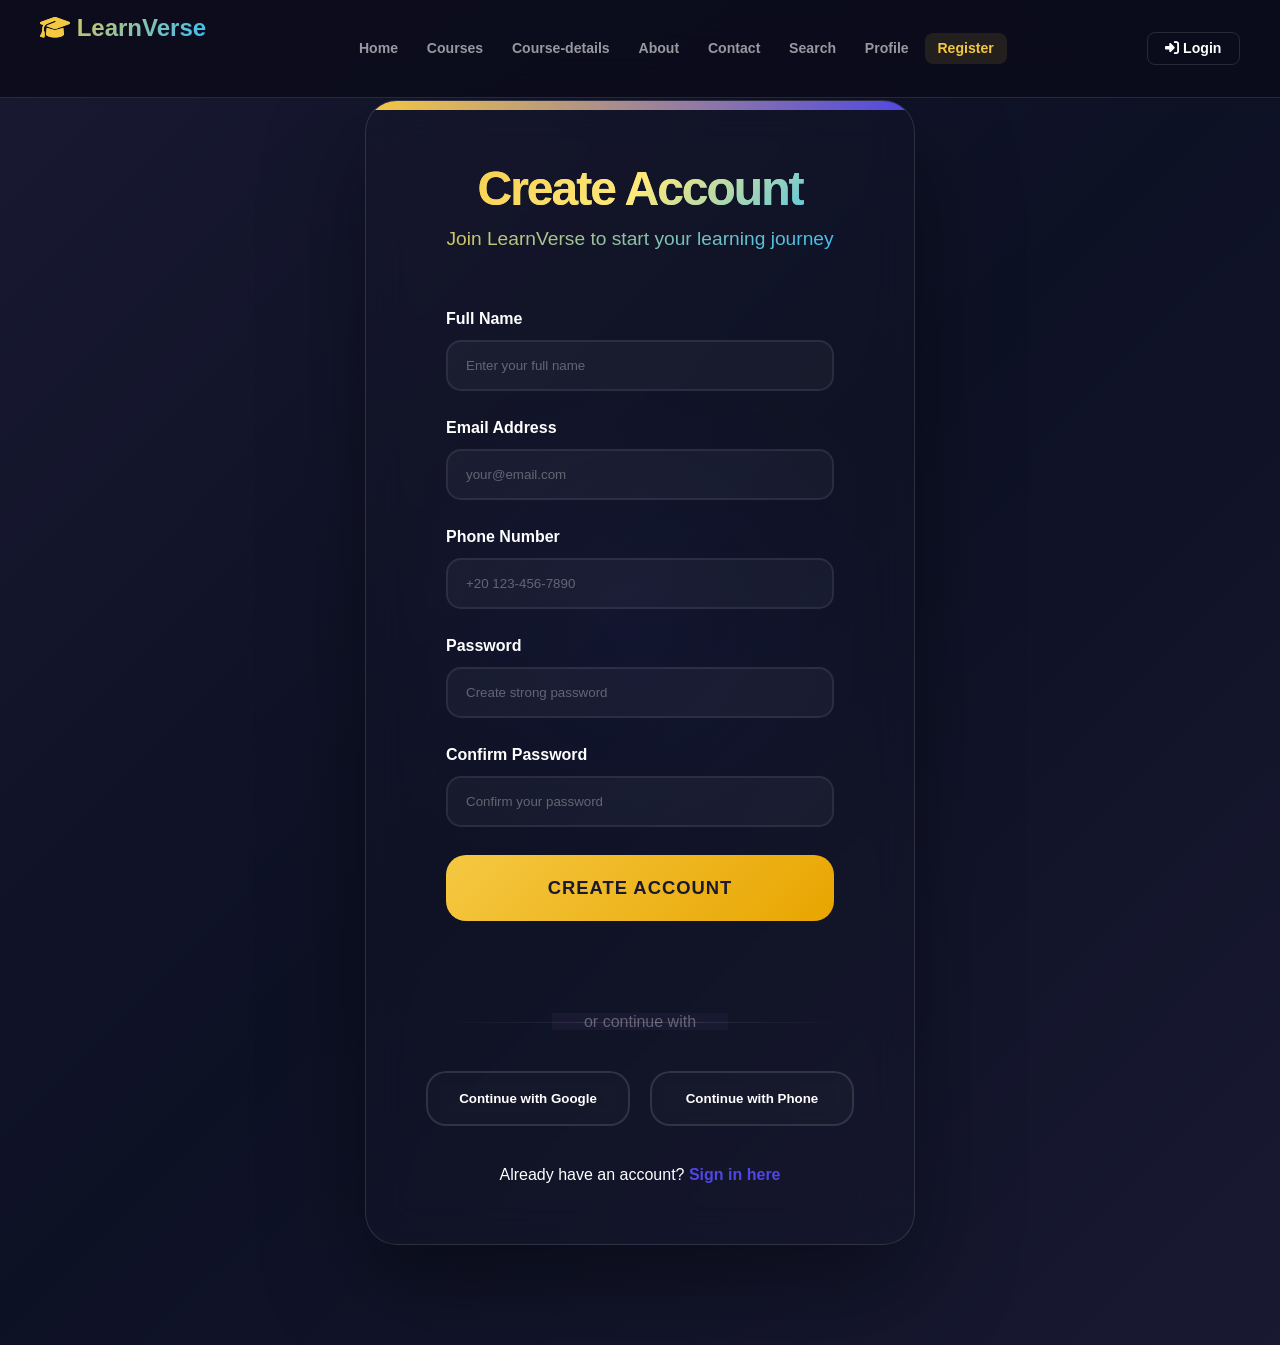
<file: register.html>
<!DOCTYPE html>
<html lang="en" data-theme="dark"
data-theme="light">
<head>
    <meta charset="UTF-8">
    <title>Register</title>
    <script src="themes.js "></script>
    <link rel="stylesheet" href="style.css"/>
    <link rel="stylesheet" href="https://cdnjs.cloudflare.com/ajax/libs/font-awesome/6.5.1/css/all.min.css">
    
    <style>
        * {
            margin: 0;
            padding: 0;
            box-sizing: border-box;
        }
        [data-theme="dark"] {
            --bg: #191932;
            --bg-alt: #0d1124;
            --text: #ffffff;
            --text-muted: rgba(255,255,255,0.58);
            --text-faint: rgba(255,255,255,0.32);
            --glass: rgba(255,255,255,0.06);
            --glass-border: rgba(255,255,255,0.12);
            --nav-bg: rgba(10,10,26,0.80);
            --card-bg: rgba(48, 46, 46, 0.05);
            --card-shadow: rgba(0,0,0,0.4);
        }
        [data-theme="light"] {
  --bg:           #f4f6ff;
  --bg-card:      #ffffff;
  --border:       rgba(79,70,229,0.15);
  --text:         #0d1124;
  --text-muted:   rgba(13,17,36,0.55);
  --input-bg:     #f9fafe;
  --glass:        rgba(255,255,255,0.85);
  --card-shadow:  rgba(79,70,229,0.12);
}
        :root {
            --gold: #f5c842;
            --gold2: #e8a500;
            --violet: #4f46e5;
            --violet2: #7c3aed;
            --sky: #38bdf8;
            --red: #ef4444;
            --green: #22c55e;
        }
        body {
            font-family: 'Inter', sans-serif;
            background: linear-gradient(135deg, var(--bg) 0%, var(--bg-alt) 50%, var(--bg) 100%);
            color: var(--text);
            min-height: 100vh;
            display: flex;
            align-items: center;
            justify-content: center;
            padding: 100px;
            overflow-x: hidden;
            position: relative;
        }
        .register-container {
            background: var(--card-bg);
            backdrop-filter: blur(20px);
            -webkit-backdrop-filter: blur(20px);
            border: 1px solid var(--glass-border);
            border-radius: 32px;
            padding: 60px;
            width: 100%;
            max-width: 550px;
            position: relative;
            box-shadow: 0 40px 100px var(--card-shadow);
            overflow: hidden; 

    }
        .register-container::before {
            content: '';
            position: absolute;
            top: 0;
            left: 0;
            right: 0;
            height: 9px;
            background: linear-gradient(90deg, var(--gold), var(--violet), var(--sky), var(--gold2));
            background-size: 300% 100%;
            animation: gradientShift 4s  infinite;
            
        }
        @keyframes gradientShift {
            0%, 100% { background-position: 0% 50%; }
            50% { background-position: 100% 50%; }
        }

        .content {
            position: relative;
            z-index: 5;
        }

        .logo {
            text-align: center;
            margin-bottom: 40px;
        }
        .logo h1 {
            font-size: 3rem;
            font-weight: 800;
            background: linear-gradient(135deg, var(--gold), #ffe87a , var(--sky));
            -webkit-background-clip: text;
            -webkit-text-fill-color: transparent;
            background-clip: text;
            animation: gradientText 3s  infinite;
            margin-bottom: 12px;
            letter-spacing: -2px;
        }
        @keyframes gradientText {
            0%, 100% { background-position: 0% 50%; }
            50% { background-position: 100% 50%; }
        }

        .logo p {
            color: var(--text-muted);
            font-size: 1.2rem;
            font-weight: 300;
        }

        form {
            position: relative;
            padding: 20px;
            background: radial-gradient(circle at center, rgba(90, 81, 255, 0.05) 0%, transparent 70%);
        }

        .form-group {
            margin-bottom: 28px;
            position: relative;
        }

        .form-group label {
            display: block;
            margin-bottom: 12px;
            font-weight: 600;
            color: var(--text);
            font-size: 1rem;
            transition: 0.3s ;
        }

        .form-group input {
            width: 100%;
            padding: 16px 18px;
            background: rgba(255,255,255,0.04);
            border: 2px solid rgba(255,255,255,0.08);
            border-radius: 15px;
            color: var(--text);
            transition:  0.4s cubic-bezier(0.25, 0.46, 0.45, 0.94);
            backdrop-filter: blur(20px);
            position: relative;
        }

        .form-group input::placeholder {
            color: var(--text-faint);
        }

        .form-group input:focus {
            outline: none;
            border-color: var(--violet);
            box-shadow: 0 0 0 4px rgba(79, 70, 229, 0.15),0 8px 32px rgba(79, 70, 229, 0.1);
            background: rgba(255,255,255,0.12);
            transform: translateY(-2px);
        }

        .register-A {
            width: 100%;
            padding: 22px;
            background: linear-gradient(135deg, var(--gold), var(--gold2));
            color: #1a1a2e;
            border: none;
            border-radius: 20px;
            font-size: 1.15rem;
            font-weight: 700;
            cursor: pointer;
            transition: all 0.4s cubic-bezier(0.25, 0.46, 0.45, 0.94);
            margin-bottom: 32px;
            position: relative;
            overflow: hidden;
            text-transform: uppercase;
            letter-spacing: 1px;
        }

        .register-A::before {
            content: '';
            position: absolute;
            top: 0;
            left: -100%;
            width: 100%;
            height: 100%;
            background: linear-gradient(90deg, transparent, rgba(255,255,255,0.3), transparent);
            transition: left 0.5s;
        }

        .register-A:hover::before {
            left: 100%;
        }

        .register-A:hover {
            transform: translateY(-4px) scale(1.02);
            box-shadow: 
                0 25px 50px rgba(245, 200, 66, 0.4),
                0 0 0 8px rgba(245, 200, 66, 0.15);
        }

        .register-A:active {
            transform: translateY(-2px) scale(1);
        }

        .divider {
            text-align: center;
            margin: 40px 0;
            position: relative;
            color: var(--text-faint);
        }

        .divider::before {
            content: '';
            position: absolute;
            top: 50%;
            left: 0;
            right: 0;
            height: 1px;
            background: linear-gradient(90deg, transparent, var(--glass-border), transparent);
        }

        .divider span {
            background: var(--bg);
            padding: 0 32px;
            font-weight: 500;
        }

        .social-login {
            display: flex;
            gap: 20px;
            margin-bottom: 40px;
        }

        .social-btn {
            flex: 1;
            padding: 18px 24px;
            border: 2px solid var(--glass-border);
            background: rgba(255,255,255,0.02);
            border-radius: 20px;
            color: var(--text);
            cursor: pointer;
            transition: all 0.4s cubic-bezier(0.25, 0.46, 0.45, 0.94);
            display: flex;
            align-items: center;
            justify-content: center;
            gap: 16px;
            font-weight: 600;
            backdrop-filter: blur(20px);
            position: relative;
            overflow: hidden;
        }

        .social-btn::before {
            content: '';
            position: absolute;
            inset: 0;
            background: linear-gradient(45deg, var(--violet), var(--sky));
            opacity: 0;
            transition: opacity 0.3s ;
        }

        .social-btn:hover::before {
            opacity: 0.1;
        }

        .social-btn:hover {
            border-color: var(--violet);
            transform: translateY(-3px);
            box-shadow: 0 15px 35px rgba(79, 70, 229, 0.2);
        }

        .login-link {
            text-align: center;
        }

        .login-link a {
            color: var(--violet);
            text-decoration: none;
            font-weight: 600;
            transition: all 0.3s ease;
            position: relative;
        }

        .login-link a::after {
            content: '';
            position: absolute;
            width: 0;
            height: 2px;
            bottom: -4px;
            left: 50%;
            background: var(--violet);
            transition: all 0.3s ease;
        }

        .login-link a:hover::after {
            width: 100%;
            left: 0;
        }

        .login-link a:hover {
            color: var(--violet2);
        }
        
        @media (max-width: 480px) {
            body {
                padding: 10px;
            }
            .register-container {
                padding: 40px 32px;
                margin: 10px;
                border-radius: 24px;
            }
            
            .logo h1 {
                font-size: 2.2rem;
            }
            
            .social-login {
                flex-direction: column;
            }
        }

        
        .form-group {
            opacity: 0;
            transform: translateY(30px);
            animation: staggerIn 0.6s ease forwards;
        }

        .form-group:nth-child(1) { animation-delay: 0.1s; }
        .form-group:nth-child(2) { animation-delay: 0.2s; }
        .form-group:nth-child(3) { animation-delay: 0.3s; }
        .form-group:nth-child(4) { animation-delay: 0.4s; }
        .form-group:nth-child(5) { animation-delay: 0.5s; }

        @keyframes staggerIn {
            to {
                opacity: 1;
                transform: translateY(0);
            }
        }
    </style>
</head>
<body >
    <nav id="navbar">
        <div class="nav-left">
        <div class="logo"><i class="fas fa-graduation-cap"></i> LearnVerse</div>
        </div>
        <ul class="nav-links" id="navLinks">
            <li><a href="index.html" >Home</a></li>
            <li><a href="courses.html">Courses</a></li>
            <li><a href="Artificial_Intelligence.html">Course-details</a></li>
            <li><a href="about.html" >About</a></li>
            <li><a href="contact.html">Contact</a></li>
            <li><a href="search.html">Search</a></li>
            <li><a href="profile.html">Profile</a></li>
             <li><a href="register.html"  class="active">Register</a></li>
        </ul>
        <div class="nav-right">
            <a href="Log-in.html" class="btn-nav-login"><i class="fas fa-sign-in-alt"></i> Login</a>
        </div>
</nav>
    <div class="register-container">
        <div class="floating-shapes">
        </div>
        
        <div class="content">
            <div class="logo">
                <h1>Create Account</h1>
                <p>Join LearnVerse to start your learning journey</p>
            </div>

            <form>
           
                <div class="form-group">
                    <label> Full Name</label>
                    <input type="text" placeholder="Enter your full name">
                </div>

                <div class="form-group">
                    <label> Email Address</label>
                    <input type="email" placeholder="your@email.com">
                </div>

                <div class="form-group">
                    <label> Phone Number</label>
                    <input type="tel"  placeholder="+20 123-456-7890">
                </div>

                <div class="form-group">
                    <label> Password</label>
                    <input type="password" id="password" placeholder="Create strong password">
                </div>

                <div class="form-group">
                    <label> Confirm Password</label>
                    <input type="password" id="confirmPassword" placeholder="Confirm your password">
                </div>

                <div id="error-message" style="color: #ef4444; background: rgba(239, 68, 68, 0.1); padding: 10px; border-radius: 8px; margin-bottom: 20px; font-size: 14px; display: none; text-align: center;"></div>

                <button type="submit" class="register-A" id="registerBtn">
                Create Account
                </button>
            </form>

            <div class="divider">
                <span>or continue with</span>
            </div>

            <div class="social-login">
                <button class="social-btn">
                   Continue with Google
                </button>
                <button class="social-btn">
                   Continue with Phone
                </button>
            </div>

            <div class="login-link">
                Already have an account? <a href="Log-in.html">Sign in here</a>
            </div>
        </div>
    </div>
</body>
</html>
<script>
   
    const form = document.querySelector('form');
    const errorDiv = document.getElementById('error-message');

    form.addEventListener('submit', function(event) {

        event.preventDefault(); 

       
        const password = document.getElementById('password').value;
        const confirmPassword = document.getElementById('confirmPassword').value;

        errorDiv.style.display = 'none';
        errorDiv.innerHTML = '';

    

        if (password.length < 8) {
            showError('Password must be at least 8 characters long.');
            return;
        }

        if (password !== confirmPassword) {
            showError(' Passwords do not match!');
            return;
        }

     
        alert(' Registration Successful! Welcome to LearnVerse.');
        
        
    });

    function showError(message) {
        errorDiv.innerHTML = message;
        errorDiv.style.display = 'block';
    }
</script>
</file>
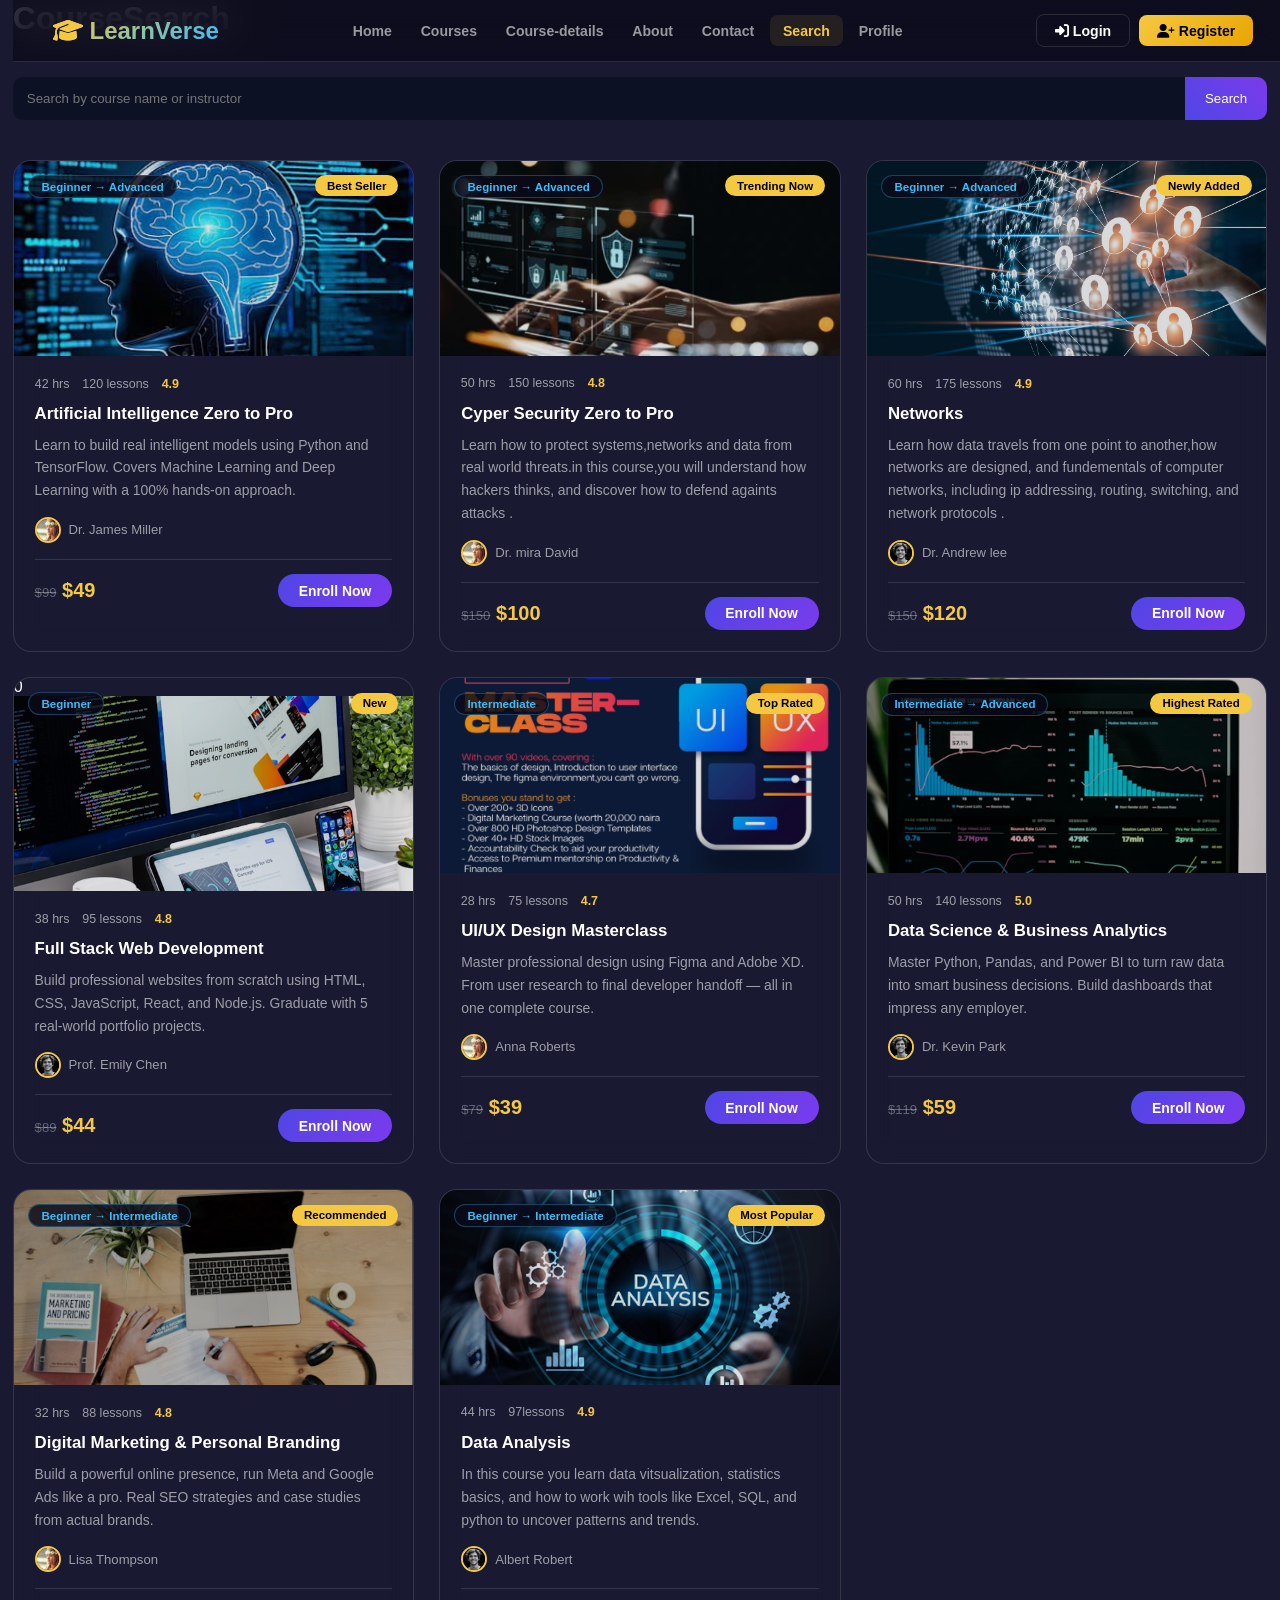
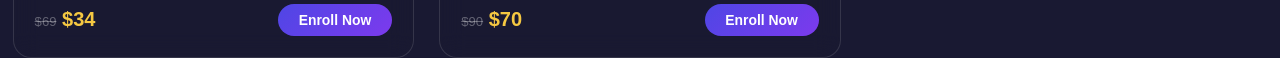
<file: search.html>
<!DOCTYPE html>
<html lang="en" data-theme="dark"data-theme="light">
<head>
    <meta charset="UTF-8">
    <meta name="viewport" content="width=device-width, initial-scale=1.0">
    <title>Search Courses</title>
    <script src="themes.js"></script>
    <link rel="stylesheet" href="style.css">
    <link rel="stylesheet" href="search.css">
    <link rel="stylesheet" href="courses.css">
     <link rel="stylesheet" href="https://cdnjs.cloudflare.com/ajax/libs/font-awesome/6.5.1/css/all.min.css">
  <script src="themes.js"></script>
    </head>
<body>
<div class="app-container">

        <div class="logo-area">
            <h1>Course<span>Search</span></h1>    
        </div>
        <nav id="navbar">
  <div class="nav-left">
    <div class="logo"><i class="fas fa-graduation-cap"></i> LearnVerse</div>
  </div>
<ul class="nav-links" id="navLinks">
     <li><a href="index.html">Home</a></li>
    <li><a href="courses.html">Courses</a></li>
    <li><a href="artificial_intelligence.html">Course-details</a></li>
    <li><a href="about.html" >About</a></li>
    <li><a href="contact.html">Contact</a></li>
    <li><a href="search.html" class="active">Search</a></li>
    <li><a href="profile.html">Profile</a></li>
  </ul>
  <div class="nav-right">
 
    <a href="Log-in.html" class="btn-nav-login"><i class="fas fa-sign-in-alt"></i> Login</a>
    <a href="register.html" class="btn-nav-register"><i class="fas fa-user-plus"></i> Register</a>
   
  </div>
</nav>
    </header>

    <main>
        <div class="search-section">
            <div class="search-box">
                <input type="text" placeholder="Search by course name or instructor">
                <button id="searchBtn">Search</button>
            </div>
        </div>
         <div class="courses-grid" id="coursesContainer">
    <div class="course-card reveal">

      <div class="card-img-wrap">
        <img class="card-img" src="Annotation 2026-04-19 201348.png" alt="AI"/>
        <span class="card-badge">Best Seller</span>
        <span class="card-level">Beginner → Advanced</span>
        <div class="card-overlay"><a href="course-detail.html" class="btn-primary btn-sm">View Course</a></div>
      </div>
      <div class="card-body">
        <div class="card-meta">
          <span> 42 hrs</span>
          <span> 120 lessons</span>
          <span class="card-stars"> 4.9</span>
        </div>
        <h3 class="card-title">Artificial Intelligence  Zero to Pro</h3>
        <p class="card-desc">Learn to build real intelligent models using Python and TensorFlow. Covers Machine Learning and Deep Learning with a 100% hands-on approach.</p>
        <div class="card-instructor"><img src="32.jfif" alt=""/><span>Dr. James Miller</span>
        
      
        </div>
        <div class="card-footer">
          <div class="card-price"><span class="old">$99</span>$49</div>
          <button class="card-btn" onclick="window.location='course-detail.html'">Enroll Now</button>
        </div>
      </div>
    </div>
  
    <div class="course-card reveal">

      <div class="card-img-wrap">
        <img class="card-img" src="Annotation 2026-04-19 205044.png" alt="Cyper Security"/>
        <span class="card-badge">Trending Now</span>
        <span class="card-level">Beginner → Advanced</span>
        <div class="card-overlay"><a href="course-detail.html" class="btn-primary btn-sm">View Course</a></div>
      </div>
      <div class="card-body">
        <div class="card-meta">
          <span> 50 hrs</span>
          <span> 150 lessons</span>
          <span class="card-stars"> 4.8</span>
        </div>
        <h3 class="card-title">Cyper Security  Zero to Pro</h3>
        <p class="card-desc">Learn how to protect systems,networks and data from real world threats.in this course,you will understand how hackers thinks, and discover how to defend againts attacks .</p>
        <div class="card-instructor"><img src="32.jfif" alt=""/><span>Dr. mira David</span>
        
      
        </div>
        <div class="card-footer">
          <div class="card-price"><span class="old">$150</span>$100</div>
          <button class="card-btn" onclick="window.location='course-detail.html'">Enroll Now</button>
        </div>
      </div>
    </div>
    <div class="course-card reveal">

      <div class="card-img-wrap">
        <img class="card-img" src="Annotation 2026-04-19 202505.png" alt="Networks"/>
        <span class="card-badge">Newly Added</span>
        <span class="card-level">Beginner → Advanced</span>
        <div class="card-overlay"><a href="course-detail.html" class="btn-primary btn-sm">View Course</a></div>
      </div>
      <div class="card-body">
        <div class="card-meta">
          <span> 60 hrs</span>
          <span> 175 lessons</span>
          <span class="card-stars"> 4.9</span>
        </div>
        <h3 class="card-title">Networks </h3>
        <p class="card-desc">Learn how data travels from one point to another,how networks are designed, and fundementals of computer networks, including ip addressing, routing, switching, and network protocols .</p>
        <div class="card-instructor"><img src="32 (1).jfif" alt=""/><span>Dr. Andrew lee</span>
      
        </div>
        <div class="card-footer">
          <div class="card-price"><span class="old">$150</span>$120</div>
          <button class="card-btn" onclick="window.location='course-detail.html'">Enroll Now</button>
        </div>
      </div>
    </div>
  
    <div class="course-card reveal">
      <div class="card-img-wrap">0
        <img class="card-img" src="photo-1547658719-da2b51169166.jfif" alt="Web"/>
        <span class="card-badge">New</span>
        <span class="card-level">Beginner</span>
        <div class="card-overlay"><a href="course-detail.html" class="btn-primary btn-sm">View Course</a></div>
      </div>
      <div class="card-body">
        <div class="card-meta">
          <span> 38 hrs</span>
          <span>95 lessons</span>
          <span class="card-stars"> 4.8</span>
        </div>
        <h3 class="card-title">Full Stack Web Development</h3>
        <p class="card-desc">Build professional websites from scratch using HTML, CSS, JavaScript, React, and Node.js. Graduate with 5 real-world portfolio projects.</p>
        <div class="card-instructor"><img src="32 (1).jfif" alt=""/><span>Prof. Emily Chen</span></div>
        <div class="card-footer">
          <div class="card-price"><span class="old">$89</span>$44</div>
          <button class="card-btn" onclick="window.location='course-detail.html'">Enroll Now</button>
        </div>
      </div>
    </div>

    <div class="course-card reveal">
      <div class="card-img-wrap">
        <img class="card-img" src="Annotation 2026-04-20 194907.png" alt="Design"/>
        <span class="card-badge"> Top Rated</span>
        <span class="card-level">Intermediate</span>
        <div class="card-overlay"><a href="course-detail.html" class="btn-primary btn-sm">View Course</a></div>
      </div>
      <div class="card-body">
        <div class="card-meta">
          <span> 28 hrs</span>
          <span> 75 lessons</span>
          <span class="card-stars"> 4.7</span>
        </div>
        <h3 class="card-title">UI/UX Design Masterclass</h3>
        <p class="card-desc">Master professional design using Figma and Adobe XD. From user research to final developer handoff — all in one complete course.</p>
        <div class="card-instructor"><img src="32.jfif" alt=""/><span>Anna Roberts</span></div>
        <div class="card-footer">
          <div class="card-price"><span class="old">$79</span>$39</div>
          <button class="card-btn" onclick="window.location='course-detail.html'">Enroll Now</button>
        </div>
      </div>
    </div>

    <div class="course-card reveal">
      <div class="card-img-wrap">
        <img class="card-img" src="Annotation 2026-04-20 201400.png" alt="Data"/>
        <span class="card-badge"> Highest Rated</span>
        <span class="card-level">Intermediate → Advanced</span>
        <div class="card-overlay"><a href="course-detail.html" class="btn-primary btn-sm">View Course</a></div>
      </div>
      <div class="card-body">
        <div class="card-meta">
          <span> 50 hrs</span>
          <span> 140 lessons</span>
          <span class="card-stars"> 5.0</span>
        </div>
        <h3 class="card-title">Data Science & Business Analytics</h3>
        <p class="card-desc">Master Python, Pandas, and Power BI to turn raw data into smart business decisions. Build dashboards that impress any employer.</p>
        <div class="card-instructor"><img src="32 (1).jfif" alt=""/><span>Dr. Kevin Park</span></div>
        <div class="card-footer">
          <div class="card-price"><span class="old">$119</span>$59</div>
          <button class="card-btn" onclick="window.location='course-detail.html'">Enroll Now</button>
        </div>
      </div>
    </div>
    

    <div class="course-card reveal">
      <div class="card-img-wrap">
        <img class="card-img" src="Annotation 2026-04-20 201648.png" alt="Marketing"/>
        <span class="card-badge"> Recommended</span>
        <span class="card-level">Beginner → Intermediate</span>
        <div class="card-overlay"><a href="course-detail.html" class="btn-primary btn-sm">View Course</a></div>
      </div>
      <div class="card-body">
        <div class="card-meta">
          <span> 32 hrs</span>
          <span> 88 lessons</span>
          <span class="card-stars"> 4.8</span>
        </div>
        <h3 class="card-title">Digital Marketing & Personal Branding</h3>
        <p class="card-desc">Build a powerful online presence, run Meta and Google Ads like a pro. Real SEO strategies and case studies from actual brands.</p>
        <div class="card-instructor"><img src="32.jfif" alt=""/><span>Lisa Thompson</span></div>
        <div class="card-footer">
          <div class="card-price"><span class="old">$69</span>$34</div>
          <button class="card-btn" onclick="window.location='course-detail.html'">Enroll Now</button>
        </div>
      </div>
    </div>
    <div class="course-card reveal">
      <div class="card-img-wrap">
        <img class="card-img" src="Annotation 2026-04-20 185546.png" alt="Marketing"/>
        <span class="card-badge"> Most Popular</span>
        <span class="card-level">Beginner → Intermediate</span>
        <div class="card-overlay"><a href="course-detail.html" class="btn-primary btn-sm">View Course</a></div>
      </div>
      <div class="card-body">
        <div class="card-meta">
          <span> 44 hrs</span>
          <span> 97lessons</span>
          <span class="card-stars"> 4.9</span>
        </div>
        <h3 class="card-title">Data Analysis</h3>
        <p class="card-desc">In this course you learn data vitsualization, statistics basics, and how to work wih tools like Excel, SQL, and python to uncover patterns and trends.</p>
        <div class="card-instructor"><img src="32 (1).jfif" alt=""/><span>Albert Robert</span></div>
        <div class="card-footer">
          <div class="card-price"><span class="old">$90</span>$70</div>
          <button class="card-btn" onclick="window.location='course-detail.html'">Enroll Now</button>
        </div>
      </div>
    </div>
  </div>
    </main>

</div>
<script src="search.js"></script>
</body>
</html>
</file>
<file: style.css>
[data-theme="dark"] {
  --bg:           #191932;
  --bg-alt:       #0d1124;
  --text:         #ffffff;
  --text-muted:   rgba(255,255,255,0.58);
  --text-faint:   rgba(255,255,255,0.32);
  --glass:        rgba(255,255,255,0.06);
  --glass-border: rgba(255,255,255,0.12);
  --nav-bg:       rgba(10,10,26,0.80);
  --card-bg:      rgba(48, 46, 46, 0.05);
  --card-shadow:  rgba(0,0,0,0.4);
}
[data-theme="light"] {
  --bg:           #f4f6ff;
  --bg-card:      #ffffff;
  --border:       rgba(79,70,229,0.15);
  --text:         #0d1124;
  --text-muted:   rgba(13,17,36,0.55);
  --input-bg:     #f9fafe;
  --glass:        rgb(255, 255, 255);
  --card-shadow:  rgba(79,70,229,0.12);
}
:root {
  --gold:    #f5c842;
  --gold2:   #e8a500;
  --violet:  #4f46e5;
  --violet2: #7c3aed;
  --sky:     #cde3ed;
  --red:     #ef4444;
  --green:   #22c55e;
}
*, *::before, *::after { box-sizing: border-box; margin: 0; padding: 0; }
html { scroll-behavior: smooth; }
body {
  font-family: 'Plus Jakarta Sans', sans-serif;
  background: var(--bg);
  color: var(--text);
  overflow-x: auto;
  transition: background 0.4s, color 0.4s;
}
.bg-canvas {
  position: fixed; inset: 0; z-index: 0; pointer-events: none;
  transition: all 0.5s;
}
[data-theme="dark"] .bg-canvas {
  background:
    radial-gradient(ellipse 80% 60% at 15% 10%, #1a2a6c66 0%, transparent 60%),
    radial-gradient(ellipse 60% 50% at 85% 80%, #4f46e533 0%, transparent 60%),
    linear-gradient(180deg, #0d1b3e 0%, #0a0a1a 100%);
}

.star { position: fixed; border-radius: 50%; background: white; animation: twinkle var(--d,3s) infinite alternate ease-in-out; opacity: 0; pointer-events: none; }
[data-theme="light"] #stars { opacity: 0; }
@keyframes twinkle { 0%{opacity:0;transform:scale(0.8)} 100%{opacity:var(--op,.6);transform:scale(1.2)} }
   nav {
   position: fixed; top: 0px; width: 100%; z-index: 1000;
   display: flex; align-items: center; justify-content: space-between;
   padding: 0.9rem 2.5rem;
   background: var(--nav-bg);
   backdrop-filter: blur(22px);
   border-bottom: 1px solid var(--glass-border);
   transition: background 0.4s, border-color 0.4s;
   animation: slideDown 0.7s ease both;
   gap: 1rem;
   }
body.sidebar-layout #navbar {
  position: fixed;
  top: 0;
  left: 0;
  width: 200px;
  height: 100vh;
  flex-direction: column;
  align-items: flex-start;
  padding: 2rem 1rem;
  border-right: 1px solid var(--border);
  border-bottom: none;}
body.sidebar-layout .nav-links {
  flex-direction: column;
  gap: 1rem;}
body.sidebar-layout .content {
  margin-left: 220px;
}
body.sidebar-layout .nav-right {
  flex-direction: column;
  align-items: flex-start;
  gap: 0.5rem;
}
body.sidebar-layout main,
body.sidebar-layout section,
body.sidebar-layout.secttion{
  margin-left:220px; }

@keyframes slideDown { from{transform:translateY(-70px);opacity:0} to{transform:none;opacity:1} }

.logo { font-size: 1.5rem; font-weight: 900; background: linear-gradient(135deg, var(--gold), var(--sky)); -webkit-background-clip: text; -webkit-text-fill-color: transparent; white-space: nowrap; }
.logo i { -webkit-text-fill-color: var(--gold); }

.nav-links { display: flex; gap: 0.2rem; list-style: none; flex: 1; justify-content: center; flex-wrap: wrap; }
.nav-links a { color: var(--text-muted); 
   text-decoration: none; font-size: 0.88rem; font-weight: 600; padding: 0.45rem 0.8rem;
    border-radius: 8px; transition: all 0.2s; display: flex; align-items: center; gap: 0.35rem; }
.nav-links a:hover, .nav-links a.active { color: var(--gold); background: rgba(245,200,66,0.1); }
.nav-right { display: flex; align-items: center; gap: 0.6rem; flex-shrink: 0; }
.theme-toggle{

padding: 0.45rem 1.1rem; border-radius: 8px; border: 1.5px solid var(--glass-border); ; font-size: 0.88rem; font-weight: 700; transition: all 0.2s; white-space: nowrap;
}
.btn-nav-login { padding: 0.45rem 1.1rem; border-radius: 8px; border: 1.5px solid var(--glass-border); color: var(--text); text-decoration: none; font-size: 0.88rem; font-weight: 700; transition: all 0.2s; white-space: nowrap; }
.btn-nav-login:hover { border-color: var(--gold); color: var(--gold); }
.btn-nav-register { padding: 0.45rem 1.1rem; border-radius: 8px; background: linear-gradient(135deg, var(--gold), var(--gold2)); color: #000; text-decoration: none; font-size: 0.88rem; font-weight: 800; transition: all 0.2s; white-space: nowrap; }
.btn-nav-register:hover { transform: scale(1.05); box-shadow: 0 4px 20px rgba(245,200,66,0.4); }

.hamburger { display: none; background: var(--glass); border: 1.5px solid var(--glass-border); border-radius: 8px; padding: 0.45rem 0.6rem; cursor: pointer; color: var(--text); font-size: 1rem; }

.hero {
  position: relative; z-index: 1;
  min-height: 100vh;
  display: grid; grid-template-columns: 1fr 1fr;
  align-items: center; gap: 3rem;
  padding: 9rem 5rem 5rem;
  max-width: 1400px; margin: 0 auto;
}

.hero-content { animation: fadeUp 0.9s 0.2s both; }

.hero-badge { display: inline-flex; align-items: center; gap: 0.5rem; background: var(--glass); border: 1px solid var(--glass-border); padding: 0.4rem 1.2rem; border-radius: 30px; font-size: 0.82rem; color: var(--sky); margin-bottom: 1.6rem; }
.badge-dot { width: 8px; height: 8px; border-radius: 50%; background: var(--sky); animation: pulse 1.5s infinite; }
@keyframes pulse { 0%,100%{opacity:1;transform:scale(1)} 50%{opacity:.4;transform:scale(1.6)} }

.hero h1 { font-size: clamp(2.5rem, 5vw, 4.5rem); font-weight: 900; line-height: 1.1; margin-bottom: 1rem; }
.accent { background: linear-gradient(135deg, var(--gold), var(--gold-light, #ffe87a), var(--sky)); -webkit-background-clip: text; -webkit-text-fill-color: transparent; background-size: 200%; animation: shimmer 3.5s infinite linear; }
@keyframes shimmer { 0%{background-position:0%} 100%{background-position:200%} }

.hero p { font-size: 1.1rem; color: var(--text-muted); line-height: 1.8rem; margin-bottom: 2rem; max-width: 520px; }
.hero-buttons { display: flex; gap: 1rem; flex-wrap: wrap; margin-bottom: 3rem; }
.hero-stats { display: flex; gap: 2rem; flex-wrap: wrap; }
.stat { text-align: center; }
.stat-num { font-size: 1.8rem; font-weight: 900; color: var(--gold); }
.stat-label { font-size: 0.78rem; color: var(--text-muted); margin-top: 0.2rem; }


.hero-visual { position: relative; display: flex; align-items: center; justify-content: center; animation: fadeUp 0.9s 0.5s both; }
.hero-img-wrap { width: 380px; height: 380px; border-radius: 50%; overflow: hidden; border: 4px solid rgba(245,200,66,0.3); box-shadow: 0 0 60px rgba(75, 67, 232, 0.3); }
.hero-img-wrap img { width: 100%; height: 100%; object-fit: cover; }

.hero-card { position: absolute; background: var(--card-bg); border: 1px solid var(--glass-border); backdrop-filter: blur(16px); border-radius: 14px; padding: 0.8rem 1.2rem; display: flex; align-items: center; gap: 0.8rem; box-shadow: 0 8px 30px var(--card-shadow); min-width: 200px; }
.hero-card i { font-size: 1.6rem; color: var(--gold); }
.hero-card strong { font-size: 0.88rem; display: block; color: var(--text); }
.hero-card span { font-size: 0.75rem; color: var(--text-muted); }
.floating { top: 5%; left: -10%; animation: float 4s ease-in-out infinite; }
.floating-2 { bottom: 5%; right: -10%; animation: float 4s ease-in-out infinite 2s; }
@keyframes float { 0%,100%{transform:translateY(0)} 50%{transform:translateY(-12px)} }


.marquee-wrap { position: relative; z-index: 1; overflow: hidden; padding: 0.9rem 0; background: linear-gradient(135deg, rgba(79,70,229,0.15), rgba(245,200,66,0.08)); border-top: 1px solid var(--glass-border); border-bottom: 1px solid var(--glass-border); }
.marquee-track { display: flex; gap: 3rem; white-space: nowrap; animation: marquee 25s linear infinite; }
.marquee-track  span { font-size: 0.9rem; font-weight: 700; color: var(--text-muted); display: flex; align-items: center; gap: 0.5rem; }
.marquee-track span i { color: var(--gold); font-size: 0.7rem; }
@keyframes marquee { from{transform:translateX(0)} to{transform:translateX(-50%)} }

.section { position: relative; z-index: 1; padding: 5rem 5%; }
.section-alt { background: var(--bg-alt); transition: background 0.4s; }
.section-header { text-align: center; margin-bottom: 3rem; }
.section-tag { display: inline-flex; align-items: center; gap: 0.4rem; background: rgba(79,70,229,0.15); border: 1px solid rgba(79,70,229,0.3); color: var(--sky); font-size: 0.78rem; font-weight: 700; letter-spacing: 1.5px; text-transform: uppercase; padding: 0.35rem 1rem; border-radius: 30px; margin-bottom: 0.8rem; }
.section-title { font-size: clamp(1.8rem, 3.5vw, 2.8rem); font-weight: 900; line-height: 1.2; margin-bottom: 0.8rem; }
.section-sub { color: var(--text-muted); font-size: 1rem; max-width: 520px; margin: 0 auto; line-height: 1.8; }
.btn-primary { display: inline-flex; align-items: center; gap: 0.45rem; padding: 0.85rem 2rem; border-radius: 40px; background: linear-gradient(135deg, var(--gold), var(--gold2)); color: #000; font-weight: 800; font-size: 0.95rem; border: none; cursor: pointer; text-decoration: none; font-family: inherit; transition: transform 0.25s, box-shadow 0.25s; box-shadow: 0 6px 25px rgba(245,200,66,0.35); }
.btn-primary:hover { transform: translateY(-3px) scale(1.04); box-shadow: 0 12px 35px rgba(245,200,66,0.55); }
.btn-primary.btn-sm { padding: 0.55rem 1.3rem; font-size: 0.85rem; border-radius: 30px; }

.btn-secondary { display: inline-flex; align-items: center; gap: 0.45rem; padding: 0.85rem 2rem; border-radius: 40px; border: 1.5px solid var(--glass-border); background: var(--glass); color: var(--text); font-weight: 700; font-size: 0.95rem; cursor: pointer; backdrop-filter: blur(10px); text-decoration: none; font-family: inherit; transition: all 0.25s; }
.btn-secondary:hover { border-color: var(--gold); background: rgba(245,200,66,0.08); transform: translateY(-3px); }
</file>
<file: course_details.css>
*, *::before, *::after {
  margin: 0; padding: 0;
  box-sizing: border-box;
}
[data-theme="dark"] {
  --main:         #6c63ff;
  --main-dim:     #4f46e5;
  --main-glow:    rgba(108,99,255,0.25);
  --bg:           #0b0b14;
  --card:         #13131f;
  --nav-bg:       rgba(11,11,20,0.96);
  --border:       rgba(255,255,255,0.07);
  --chip-bg:      #1c1c2e;
  --bar-bg:       #252538;
  --text:         #eeeef8;
  --muted:        #8080a8;
  --feature-txt:  #c0c0d8;
  --shadow:       0 8px 32px rgba(0,0,0,0.55);
  --shadow-sm:    0 2px 12px rgba(0,0,0,0.4);
}
[data-theme="light"] {
  --main:         #4f46e5;
  --main-dim:     #3730a3;
  --main-glow:    rgba(79,70,229,0.15);
  --bg:           #f0f2fb;
  --card:         #ffffff;
  --nav-bg:       rgba(255,255,255,0.96);
  --border:       rgba(0,0,0,0.07);
  --chip-bg:      #eaecf8;
  --bar-bg:       #d5d8f0;
  --text:         #12122a;
  --muted:        #6060a0;
  --feature-txt:  #333355;
  --shadow:       0 8px 32px rgba(0,0,0,0.1);
  --shadow-sm:    0 2px 12px rgba(0,0,0,0.07);
}
body {
  font-family: 'Cairo', sans-serif;
  background: var(--bg);
  color: var(--text);
  transition: background .3s, color .3s;
  min-height: 100vh;
}
.nav-logo {
  font-size: 1.25rem;
  font-weight: 800;
  text-decoration: none;
  color: var(--text);
  letter-spacing: -0.5px;
}
.nav-logo span { color: var(--main); }

.nav-back {
  display: inline-flex;
  align-items: center;
  gap: 7px;
  background: var(--main);
  color: #fff;
  font-family: 'Cairo', sans-serif;
  font-size: 0.85rem;
  font-weight: 700;
  padding: 8px 20px;
  border-radius: 10px;
  text-decoration: none;
  transition: .25s;
  box-shadow: 0 4px 14px var(--main-glow);
}
.nav-back:hover {
  background: var(--main-dim);
  transform: translateY(-2px);
  box-shadow: 0 8px 22px var(--main-glow);
}
.hero {
  margin-top: 60px;
  height: 220px;
  position: relative;
  overflow: hidden;
}

.hero img {
  width: 100%;
  height: 100%;
  object-fit: cover;
  object-position: center 30%;
  display: block;
  filter: brightness(0.55);
}

.hero-gradient {
  position: absolute;
  inset: 0;
  background:
    linear-gradient(to top,  rgba(11,11,20,1)   0%,  transparent 55%),
    linear-gradient(to right, rgba(11,11,20,0.6) 0%, transparent 60%);
}

[data-theme="light"] .hero-gradient {
  background:
    linear-gradient(to top,  rgba(240,242,251,1)   0%,  transparent 55%),
    linear-gradient(to right, rgba(240,242,251,0.5) 0%, transparent 60%);
}

.hero-content {
  position: absolute;
  bottom: 22px;
  left: 40px;
  right: 40px;
}

.course-category {
  display: inline-flex;
  align-items: center;
  gap: 6px;
  background: var(--main);
  color: #fff;
  font-size: 11px;
  font-weight: 700;
  padding: 4px 12px;
  border-radius: 20px;
  margin-bottom: 10px;
  letter-spacing: 0.4px;
}

.hero-title {
  font-size: 1.4rem;
  font-weight: 800;
  color: #fff;
  max-width: 580px;
  line-height: 1.35;
  text-shadow: 0 2px 10px rgba(0,0,0,0.5);
}

.page-layout {
  display: flex;
  gap: 28px;
  padding: 28px 40px 60px;
  max-width: 1200px;
  margin: 0 auto;
  align-items: flex-start;
}

.page-layout > div:first-child {
  flex: 1;
  min-width: 0;
  display: flex;
  flex-direction: column;
  gap: 20px;
}

.video-container {
  width: 100%;
  aspect-ratio: 16/9;
  border-radius: 14px;
  overflow: hidden;
  border: 1px solid var(--border);
  box-shadow: var(--shadow);
  background: #000;
}
.video-container iframe {
  width: 100%; height: 100%;
  display: block; border: none;
}

.meta-row {
  display: flex;
  gap: 10px;
  flex-wrap: wrap;
}

.chip {
  display: inline-flex;
  align-items: center;
  gap: 7px;
  background: var(--chip-bg);
  color: var(--text);
  padding: 8px 14px;
  border-radius: 10px;
  font-size: 13px;
  border: 1px solid var(--border);
  cursor: default;
  transition: border-color .2s, transform .2s;
}
.chip:hover {
  border-color: var(--main);
  transform: translateY(-2px);
}
.chip-icon { font-size: 14px; }
.chip .val  { font-weight: 700; color: var(--main); }

.card {
  background: var(--card);
  padding: 22px 26px;
  border-radius: 14px;
  border: 1px solid var(--border);
  box-shadow: var(--shadow-sm);
  transition: background .3s, border-color .3s;
}

.card-label {
  font-size: 14px;
  font-weight: 700;
  color: var(--main);
  margin-bottom: 14px;
  padding-bottom: 11px;
  border-bottom: 1px solid var(--border);
  text-transform: uppercase;
  letter-spacing: .5px;
}

.card-text {
  font-size: 14px;
  line-height: 1.9;
  color: var(--muted);
}
.card-text strong { color: var(--text); font-weight: 700; }

.instructor-row {
  display: flex;
  gap: 16px;
  align-items: center;
}

.avatar {
  width: 50px; height: 50px;
  background: var(--main);
  border-radius: 50%;
  display: flex;
  align-items: center;
  justify-content: center;
  font-weight: 800;
  font-size: 14px;
  color: #fff;
  flex-shrink: 0;
  box-shadow: 0 4px 12px var(--main-glow);
}

.instructor-name { font-weight: 700; font-size: 15px; margin-bottom: 4px; }
.instructor-role { font-size: 12px; color: var(--muted); line-height: 1.6; }

.cert-list { display: flex; flex-direction: column; gap: 12px; }

.cert-item {
  display: flex;
  align-items: center;
  gap: 10px;
  font-size: 13.5px;
  color: var(--feature-txt);
}
.cert-bullet {
  width: 7px; height: 7px;
  border-radius: 50%;
  background: var(--main);
  flex-shrink: 0;
}
.sidebar {
  width: 290px;
  flex-shrink: 0;
  position: sticky;
  top: 80px;
}
.start-card {
  background: var(--card);
  padding: 24px;
  border-radius: 14px;
  border: 1px solid var(--border);
  box-shadow: var(--shadow);
  transition: background .3s, border-color .3s;
}
.price-row {
  display: flex;
  align-items: baseline;
  gap: 10px;
  margin-bottom: 8px;
  flex-wrap: wrap;
}
.price     { font-size: 30px; font-weight: 800; color: var(--text); }
.price-old { text-decoration: line-through; color: var(--muted); font-size: 15px; }
.price-badge {
  background: #eab308;
  color: #000;
  padding: 3px 9px;
  border-radius: 6px;
  font-size: 11px;
  font-weight: 800;
}
.rating-row {
  display: flex;
  align-items: center;
  gap: 6px;
  margin-bottom: 20px;
  font-size: 13px;
  flex-wrap: wrap;
}
.stars        { color: #f59e0b; letter-spacing: 1px; }
.rating-val   { color: var(--text); font-weight: 700; }
.rating-count { color: var(--muted); }
.progress-label {
  display: flex;
  justify-content: space-between;
  font-size: 12px;
  color: var(--muted);
  margin-bottom: 7px;
}
.progress-bar {
  background: var(--bar-bg);
  height: 7px;
  border-radius: 99px;
  margin-bottom: 22px;
  overflow: hidden;
}
.progress-fill {
  background: linear-gradient(90deg, #22c55e, #4ade80);
  height: 100%;
  width: 100%;
  border-radius: 99px;
}
.features-list {
  display: flex;
  flex-direction: column;
  gap: 13px;
  border-top: 1px solid var(--border);
  padding-top: 18px;
}
.feature-item {
  display: flex;
  align-items: center;
  gap: 11px;
  font-size: 13.5px;
  color: var(--feature-txt);
}
.feature-icon { font-size: 16px; }

@media (max-width: 820px) {
  .page-layout {
    flex-direction: column;
    padding: 20px 16px 50px;
  }
  .sidebar { width: 100%; position: static; }
  .hero { height: 180px; }
  .hero-content { left: 20px; bottom: 16px; }
  .hero-title { font-size: 1.1rem; }
  nav { padding: 0 16px; }
}
</file>
<file: search.css>
[data-theme="dark"] {
  --bg:           #191932;
  --bg-alt:       #0d1124;
  --text:         #ffffff;
  --text-muted:   rgba(255,255,255,0.58);
  --text-faint:   rgba(255,255,255,0.32);
  --glass:        rgba(255,255,255,0.06);
  --glass-border: rgba(255,255,255,0.12);
  --nav-bg:       rgba(10,10,26,0.80);
  --card-bg:      rgba(48, 46, 46, 0.05);
  --card-shadow:  rgba(0,0,0,0.4);
}

[data-theme="light"] {
  --bg:           #f4f6ff;
  --bg-card:      #ffffff;
  --border:       rgba(79,70,229,0.15);
  --text:         #0d1124;
  --text-muted:   rgba(13,17,36,0.55);
  --input-bg:     #f9fafe;
  --glass:        rgba(255,255,255,0.85);
  --card-shadow:  rgba(79,70,229,0.12);}
  [data-theme="light"] .search-box input {
  background: #f9fafe;
  color: #0d1124;
}

[data-theme="dark"] .search-box input {
  background: #0d1124;
  color: #ffffff;
}

:root {
  --gold:    #f5c842;
  --gold2:   #e8a500;
  --violet:  #4f46e5;
  --violet2: #7c3aed;
  --sky:     #38bdf8;
  --red:     #ef4444;
  --green:   #22c55e;
}
*, *::before, *::after { box-sizing: border-box; margin: 0; padding: 0; }
html { scroll-behavior: smooth; }
body {
  font-family: 'Plus Jakarta Sans', sans-serif;
  background: var(--bg);
  color: var(--text);
  overflow-x: auto;
  transition: background 0.4s, color 0.4s;
.app-container{
  width:98%;
  margin:auto;
}

.search-section{
  margin:40px 0;
  text-align:center;
}

.search-box{
  display:flex;
  justify-content:center;
}

.search-box input{
  width:100%;
  padding:14px;
  border:none;
  border-radius:10px 0 0 10px;
  outline:none;
  background:#020617;
  color:var(--text);
}

.search-box input:focus{
  border:1px solid var(--violet);
}

.search-box button{
  padding:14px 20px;
  border:none;
  background:linear-gradient(45deg,var(--violet),var(--violet2));
  color:var(--text);
  border-radius:0 10px 10px 0;
  cursor:pointer;
}

.search-box button:hover{
  background:linear-gradient(45deg,var(--gold),var(--gold2));
}
@media (max-width: 768px) {
  .app-container{
    width:95%;
  }

  .search-box{
    flex-direction:column;
    gap:10px;
  }

  .search-box input,
  .search-box button{
    width:100%;
    border-radius:10px;
  }
footer{
  text-align:center;
  margin-top:40px;
  padding:20px;
  color:var(--muted);
}
</file>
<file: courses.css>
[data-theme="dark"] {
  --bg:           #191932;
  --bg-alt:       #0d1124;
  --text:         #ffffff;
  --text-muted:   rgba(255,255,255,0.58);
  --text-faint:   rgba(255,255,255,0.32);
  --glass:        rgba(255,255,255,0.06);
  --glass-border: rgba(255,255,255,0.12);
  --nav-bg:       rgba(10,10,26,0.80);
  --card-bg:      rgba(48, 46, 46, 0.05);
  --card-shadow:  rgba(0,0,0,0.4);
}
:root {
  --gold:    #f5c842;
  --gold2:   #e8a500;
  --violet:  #4f46e5;
  --violet2: #7c3aed;
  --sky:     #38bdf8;
  --red:     #ef4444;
  --green:   #22c55e;
}
*, *::before, *::after { box-sizing: border-box; margin: 0; padding: 0; }
html { scroll-behavior: smooth; }
body {
  font-family: 'Plus Jakarta Sans', sans-serif;
  background: var(--bg);
  color: var(--text);
  overflow-x: auto;
  transition: background 0.4s, color 0.4s;
}
.section { position: relative; z-index: 1; padding: 5rem 5%; }
.section-alt { background: var(--bg-alt); transition: background 0.4s; }
.section-header { text-align: center; margin-bottom: 3rem; }
.section-tag { display: inline-flex; align-items: center; gap: 0.4rem; background: rgba(79,70,229,0.15); border: 1px solid rgba(79,70,229,0.3); color: var(--sky); font-size: 0.78rem; font-weight: 700; letter-spacing: 1.5px; text-transform: uppercase; padding: 0.35rem 1rem; border-radius: 30px; margin-bottom: 0.8rem; }
.section-title { font-size: clamp(1.8rem, 3.5vw, 2.8rem); font-weight: 900; line-height: 1.2; margin-bottom: 0.8rem; }
.section-sub { color: var(--text-muted); font-size: 1rem; max-width: 520px; margin: 0 auto; line-height: 1.8; }

.courses-grid {
  display: grid;
  grid-template-columns: repeat(auto-fill, minmax(300px, 1fr));
  gap: 1.6rem;
  transition: all 0.4s ease;
}
.courses-grid.list-view {
  grid-template-columns: 1fr;
  gap: 1.2rem;
}

.courses-grid.list-view .course-card {
  display: grid;
  grid-template-columns: 280px 1fr;
  min-height: 180px;
  align-items: stretch;
}

.courses-grid.list-view .card-img-wrap {
  height: 100%;
  min-height: 180px;
}

.courses-grid.list-view .card-img {
  height: 100%;
  min-height: 180px;
  object-fit: cover;
}

.courses-grid.list-view .card-body {
  display: flex;
  flex-direction: column;
  justify-content: space-between;
  padding: 1.2rem 1.5rem;
}

.courses-grid.list-view .card-desc {
  display: -webkit-box;
  -webkit-line-clamp: 2;
  -webkit-box-orient: vertical;
  overflow: hidden;
  margin-bottom: 0.6rem;
}

.courses-grid.list-view .card-footer {
  margin-top: auto;
  padding-top: 0.7rem;
}
.course-card {
  background: var(--card-bg);
  border: 1px solid var(--glass-border);
  border-radius: 18px;
  overflow: hidden;
  transition: transform 0.35s, box-shadow 0.35s, border-color 0.35s, background 0.4s;
  cursor: pointer;
  backdrop-filter: blur(12px);
  animation: fadeInCard 0.35s ease both;
}

@keyframes fadeInCard {
  from { opacity: 0; transform: translateY(14px); }
  to   { opacity: 1; transform: translateY(0); }
}

.course-card:hover {
  transform: translateY(-6px);
  box-shadow: 0 20px 50px var(--card-shadow), 0 0 0 1px var(--gold);
  border-color: var(--gold);
}
.courses-grid.list-view .course-card:hover {
  transform: translateX(6px);
  box-shadow: 0 8px 30px var(--card-shadow), 0 0 0 1px var(--gold);
}
.card-img-wrap { position: relative; overflow: hidden; }
.card-img { width: 100%; height: 195px; object-fit: cover; display: block; transition: transform 0.4s, filter 0.4s; filter: brightness(0.88); }
.course-card:hover .card-img { transform: scale(1.06); filter: brightness(1); }

.card-overlay { position: absolute; inset: 0; background: rgba(0,0,0,0.45); display: flex; align-items: center; justify-content: center; opacity: 0; transition: opacity 0.3s; }
.course-card:hover .card-overlay { opacity: 1; }

.card-badge { position: absolute; top: 0.9rem; right: 0.9rem; background: var(--gold); color: #000; font-size: 0.72rem; font-weight: 800; padding: 0.28rem 0.75rem; border-radius: 20px; }
.card-level { position: absolute; top: 0.9rem; left: 0.9rem; background: rgba(10,10,26,0.82); color: var(--sky); font-size: 0.72rem; font-weight: 700; padding: 0.28rem 0.75rem; border-radius: 20px; border: 1px solid rgba(56,189,248,0.3); }

.card-body { padding: 1.3rem; }
.card-meta { display: flex; gap: 0.8rem; margin-bottom: 0.7rem; font-size: 0.78rem; color: var(--text-muted); flex-wrap: wrap; align-items: center; }
.card-stars { color: var(--gold); font-weight: 700; }
.card-title { font-size: 1.05rem; font-weight: 800; margin-bottom: 0.5rem; color: var(--text); line-height: 1.4; }
.card-desc { font-size: 0.87rem; color: var(--text-muted); line-height: 1.65; margin-bottom: 0.9rem; }
.card-instructor { display: flex; align-items: center; gap: 0.5rem; margin-bottom: 1rem; font-size: 0.82rem; color: var(--text-muted); }
.card-instructor img { width: 26px; height: 26px; border-radius: 50%; border: 2px solid var(--gold); }
.card-footer { display: flex; align-items: center; justify-content: space-between; border-top: 1px solid var(--glass-border); padding-top: 0.9rem; }
.card-price { font-size: 1.25rem; font-weight: 900; color: var(--gold); }
.card-price .old { font-size: 0.82rem; color: var(--text-faint); text-decoration: line-through; margin-right: 0.35rem; font-weight: 400; }

.btn-primary { display: inline-flex; align-items: center; gap: 0.45rem; padding: 0.85rem 2rem; border-radius: 40px; background: linear-gradient(135deg, var(--gold), var(--gold2)); color: #000; font-weight: 800; font-size: 0.95rem; border: none; cursor: pointer; text-decoration: none; font-family: inherit; transition: transform 0.25s, box-shadow 0.25s; box-shadow: 0 6px 25px rgba(245,200,66,0.35); }
.btn-primary:hover { transform: translateY(-3px) scale(1.04); box-shadow: 0 12px 35px rgba(245,200,66,0.55); }
.btn-primary.btn-sm { padding: 0.55rem 1.3rem; font-size: 0.85rem; border-radius: 30px; }

.btn-secondary { display: inline-flex; align-items: center; gap: 0.45rem; padding: 0.85rem 2rem; border-radius: 40px; border: 1.5px solid var(--glass-border); background: var(--glass); color: var(--text); font-weight: 700; font-size: 0.95rem; cursor: pointer; backdrop-filter: blur(10px); text-decoration: none; font-family: inherit; transition: all 0.25s; }
.btn-secondary:hover { border-color: var(--gold); background: rgba(245,200,66,0.08); transform: translateY(-3px); }

.card-btn { background: linear-gradient(135deg, var(--violet), var(--violet2)); color: #fff; border: none; border-radius: 30px; padding: 0.52rem 1.3rem; font-family: inherit; font-weight: 700; font-size: 0.87rem; cursor: pointer; transition: transform 0.2s, box-shadow 0.2s; }
.card-btn:hover { transform: scale(1.06); box-shadow: 0 5px 18px rgba(79,70,229,0.5); }
</file>
